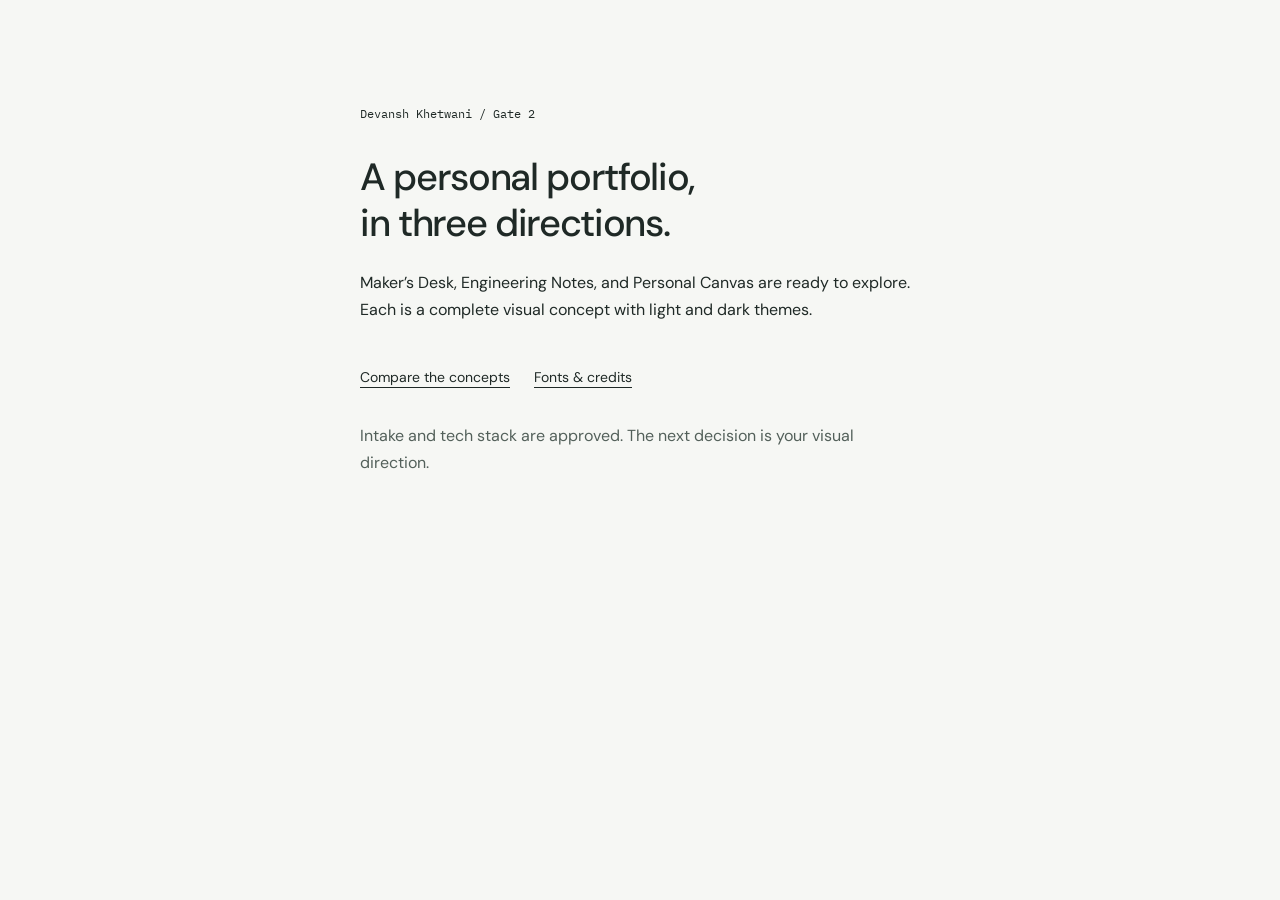
<file: project-docs/client-review/index.html>
<!doctype html><html lang="en"><head><meta charset="utf-8"><meta name="viewport" content="width=device-width,initial-scale=1"><meta name="robots" content="noindex,nofollow"><title>Devansh Khetwani — Portfolio design review</title><link rel="stylesheet" href="assets/fonts/fonts.css"><link rel="stylesheet" href="assets/reference.css"><style>:root{--bg:#F6F7F4;--surface:#FFFFFF;--soft:#E1E8DF;--text:#1F2926;--muted:#53605A;--accent:#702B4A;--line:#BEC8C1}.portal{padding:80px 0}.portal h1{font-size:38px}.portal p{margin-top:24px}.portal .links{margin-top:32px}</style></head><body><a href="#main" class="skip">Skip to content</a><main class="compact portal" id="main"><p class="mono">Devansh Khetwani / Gate 2</p><h1 style="margin-top:32px">A personal portfolio,<br>in three directions.</h1><p>Maker’s Desk, Engineering Notes, and Personal Canvas are ready to explore. Each is a complete visual concept with light and dark themes.</p><div class="links"><a href="gate-2-design-theory/index.html">Compare the concepts</a><a href="credits.html">Fonts &amp; credits</a></div><p class="muted">Intake and tech stack are approved. The next decision is your visual direction.</p></main></body></html>
</file>
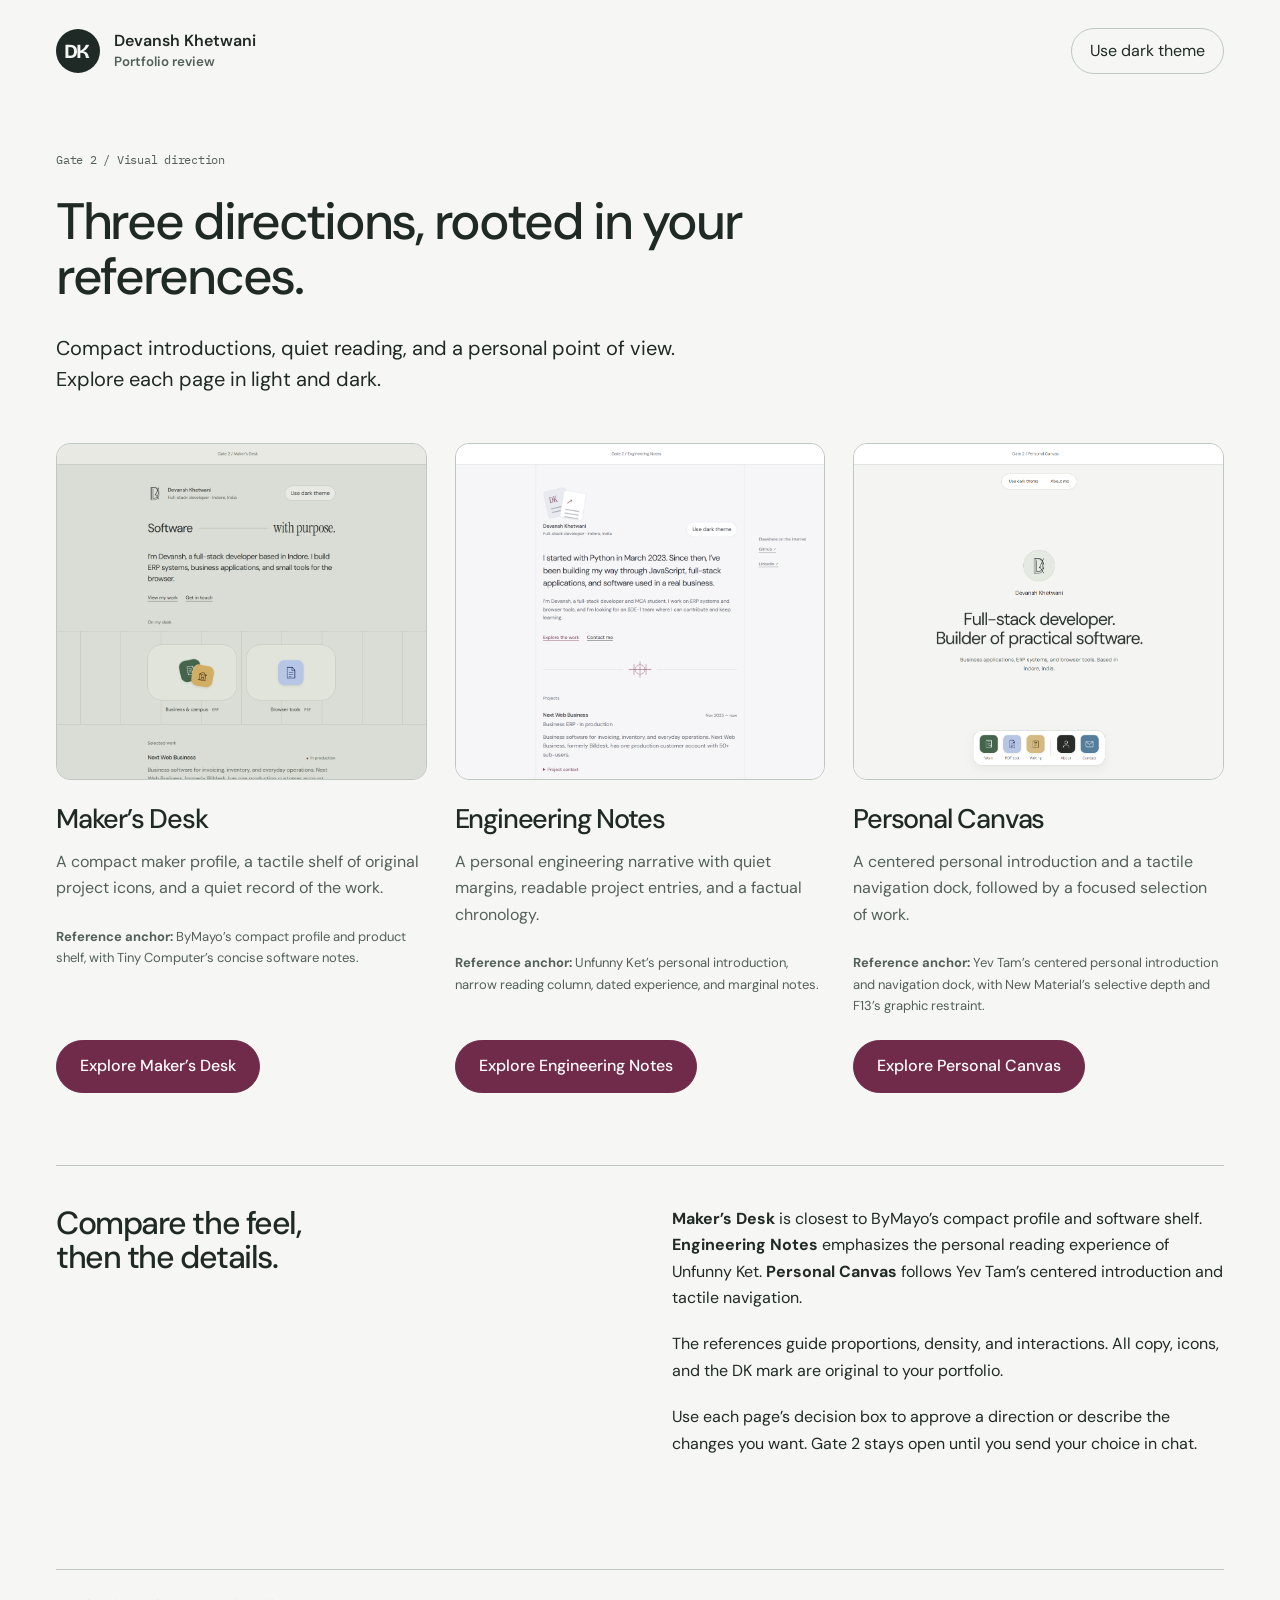
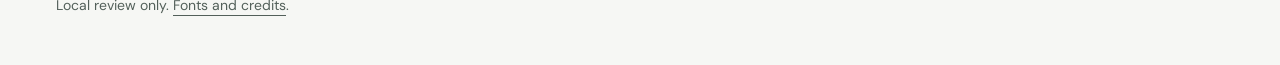
<file: project-docs/client-review/gate-2-design-theory/index.html>
<!doctype html><html lang="en" data-theme="light"><head><meta charset="utf-8"><meta name="viewport" content="width=device-width,initial-scale=1"><meta name="robots" content="noindex,nofollow"><title>Gate 2 — Reference-led portfolio concepts</title><link rel="stylesheet" href="../assets/fonts/fonts.css"><link rel="stylesheet" href="../assets/review.css"><style>:root{--bg:#F6F7F4;--surface:#FFFFFF;--soft:#E1E8DF;--text:#1F2926;--muted:#53605A;--accent:#702B4A;--onAccent:#FFFFFF;--line:#BEC8C1;--display:'DM Sans'}[data-theme="dark"]{--bg:#19231F;--surface:#24312B;--soft:#304037;--text:#F3F6F0;--muted:#B7C6BB;--accent:#F0B4CC;--onAccent:#351725;--line:#53665A}.hub-header h1{font-size:clamp(38px,4vw,56px);max-width:20ch}.hub-header{padding:48px 0}.hub-card h2{font-size:27px}.hub-card .ref{font-size:13px;margin-top:0}.hub-card .preview-image{aspect-ratio:1.1}</style><script src="../assets/review.js" defer></script></head><body><a class="skip" href="#main">Skip to content</a><header class="nav wrap"><a class="identity" href="../index.html"><span class="mark" aria-hidden="true">DK</span><span>Devansh Khetwani<br><small class="muted">Portfolio review</small></span></a><button class="theme-toggle" aria-pressed="false">Use dark theme</button></header><main class="wrap" id="main"><section class="hub-header"><p class="mono">Gate 2 / Visual direction</p><h1>Three directions, rooted in your references.</h1><p class="intro">Compact introductions, quiet reading, and a personal point of view. Explore each page in light and dark.</p></section><div class="hub-grid"><article class="hub-card"><a class="preview-image" href="open-form/index.html" aria-label="Preview Maker’s Desk"><img src="open-form/preview.png" alt="Maker’s Desk desktop preview" width="1440" height="1000"></a><h2>Maker’s Desk</h2><p>A compact maker profile, a tactile shelf of original project icons, and a quiet record of the work.</p><p class="ref"><strong>Reference anchor:</strong> ByMayo’s compact profile and product shelf, with Tiny Computer’s concise software notes.</p><a class="btn" href="open-form/index.html">Explore Maker’s Desk</a></article><article class="hub-card"><a class="preview-image" href="working-index/index.html" aria-label="Preview Engineering Notes"><img src="working-index/preview.png" alt="Engineering Notes desktop preview" width="1440" height="1000"></a><h2>Engineering Notes</h2><p>A personal engineering narrative with quiet margins, readable project entries, and a factual chronology.</p><p class="ref"><strong>Reference anchor:</strong> Unfunny Ket’s personal introduction, narrow reading column, dated experience, and marginal notes.</p><a class="btn" href="working-index/index.html">Explore Engineering Notes</a></article><article class="hub-card"><a class="preview-image" href="field-notes/index.html" aria-label="Preview Personal Canvas"><img src="field-notes/preview.png" alt="Personal Canvas desktop preview" width="1440" height="1000"></a><h2>Personal Canvas</h2><p>A centered personal introduction and a tactile navigation dock, followed by a focused selection of work.</p><p class="ref"><strong>Reference anchor:</strong> Yev Tam’s centered personal introduction and navigation dock, with New Material’s selective depth and F13’s graphic restraint.</p><a class="btn" href="field-notes/index.html">Explore Personal Canvas</a></article></div><section class="hub-guide"><h2>Compare the feel,<br>then the details.</h2><div><p><strong>Maker’s Desk</strong> is closest to ByMayo’s compact profile and software shelf. <strong>Engineering Notes</strong> emphasizes the personal reading experience of Unfunny Ket. <strong>Personal Canvas</strong> follows Yev Tam’s centered introduction and tactile navigation.</p><p>The references guide proportions, density, and interactions. All copy, icons, and the DK mark are original to your portfolio.</p><p>Use each page’s decision box to approve a direction or describe the changes you want. Gate 2 stays open until you send your choice in chat.</p></div></section></main><footer class="hub-footer wrap">Local review only. <a href="../credits.html">Fonts and credits</a>.</footer></body></html>
</file>
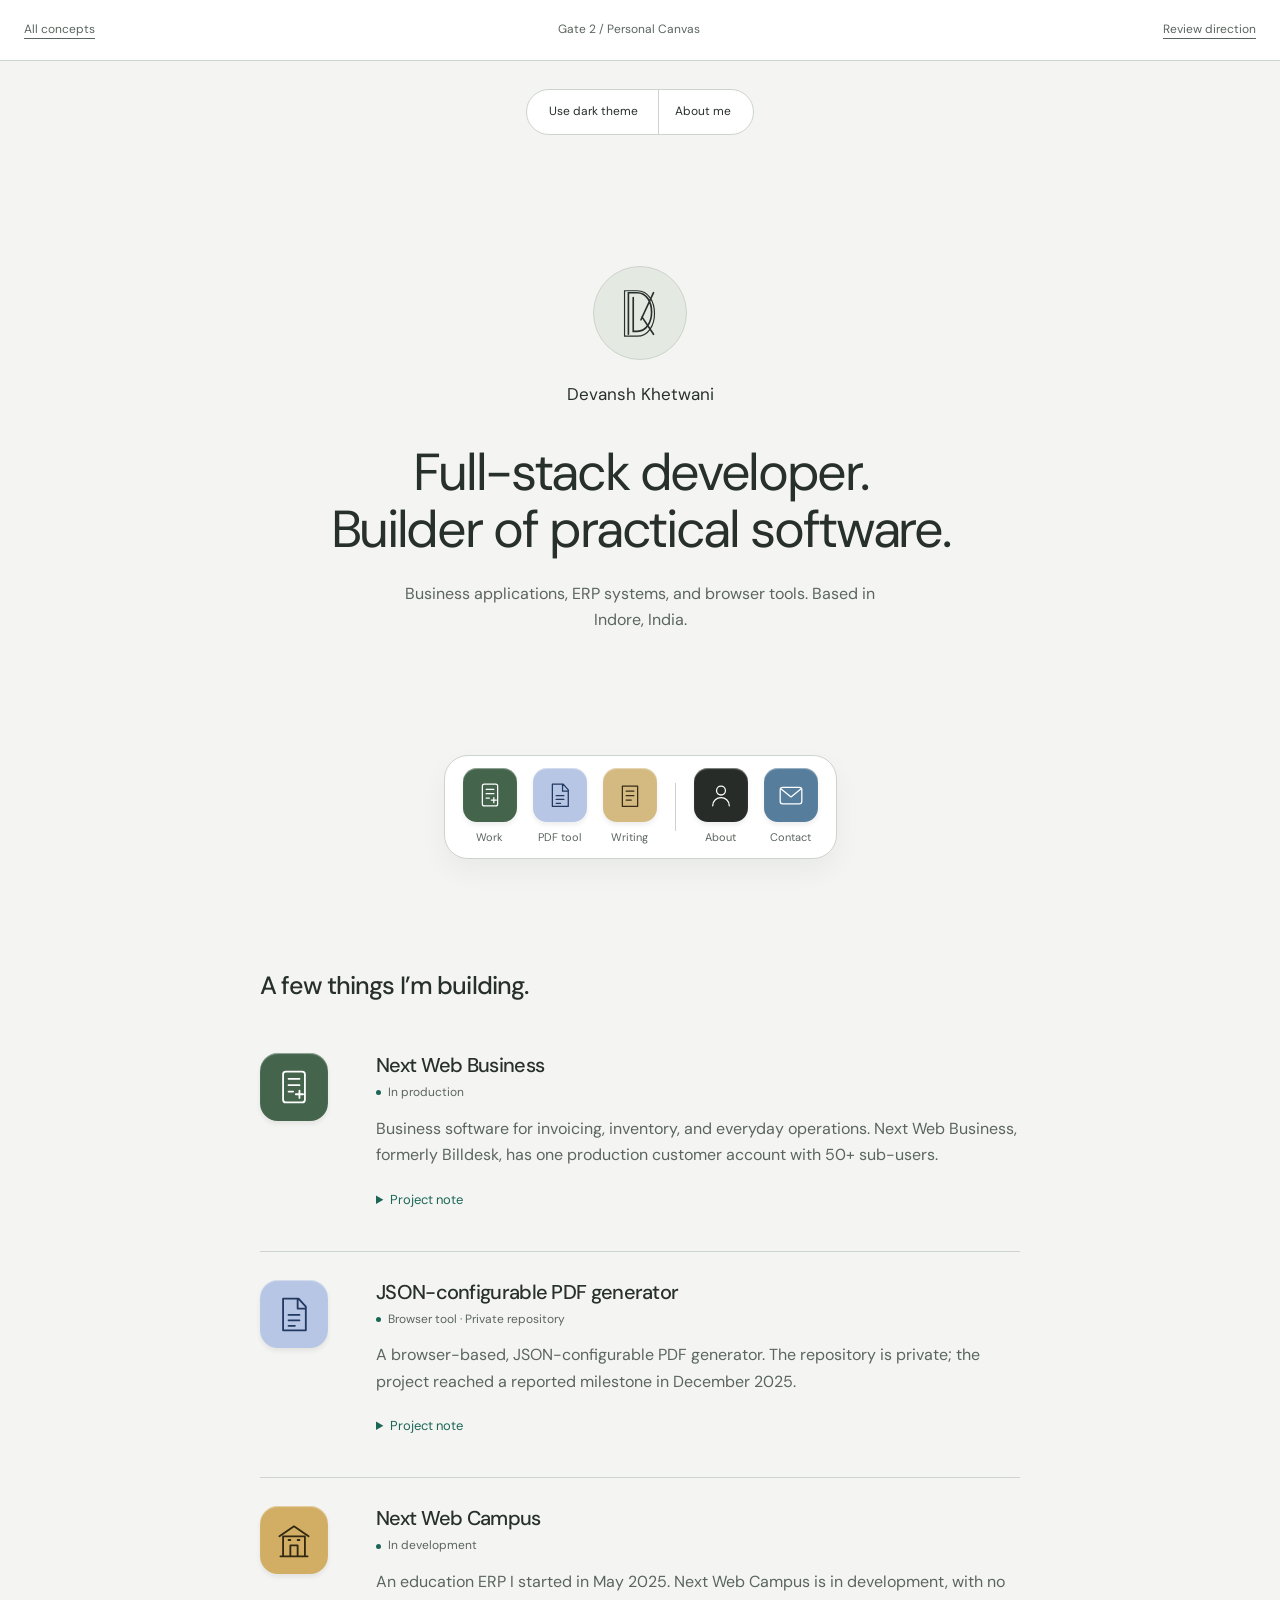
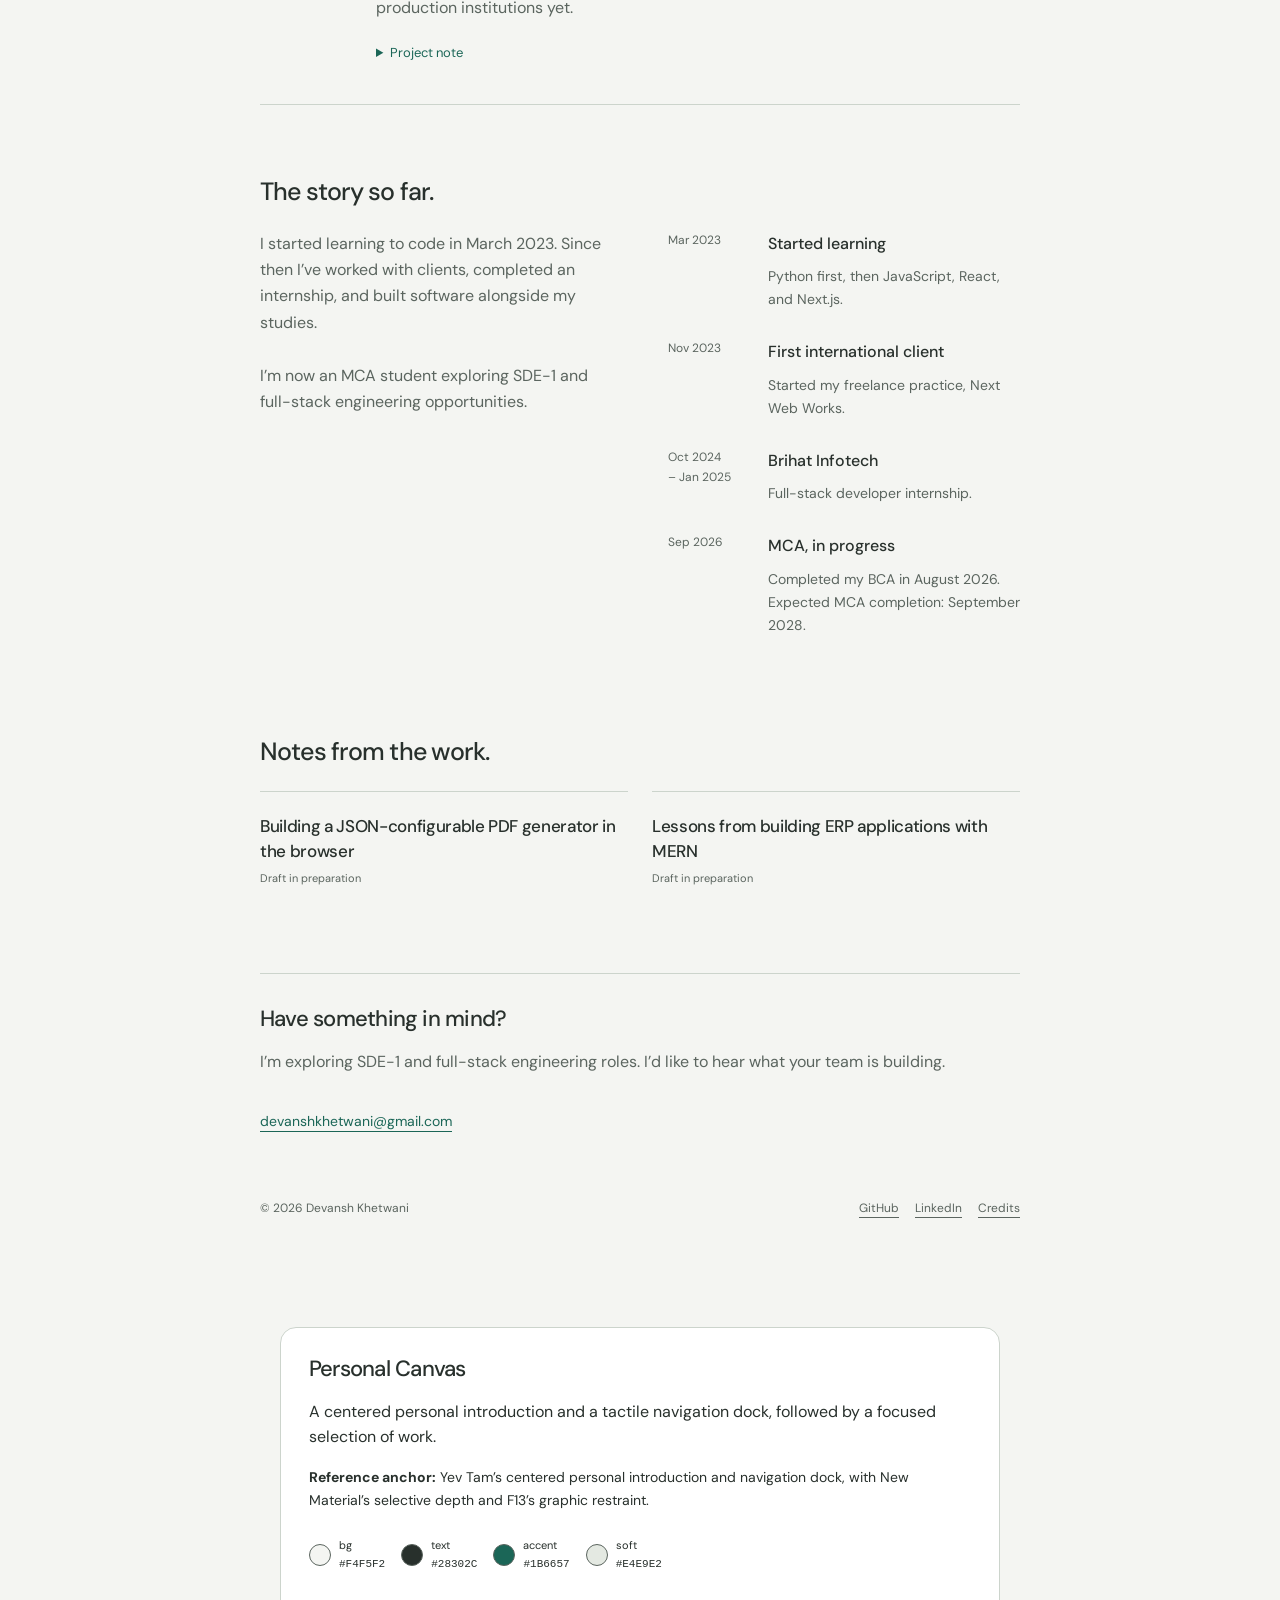
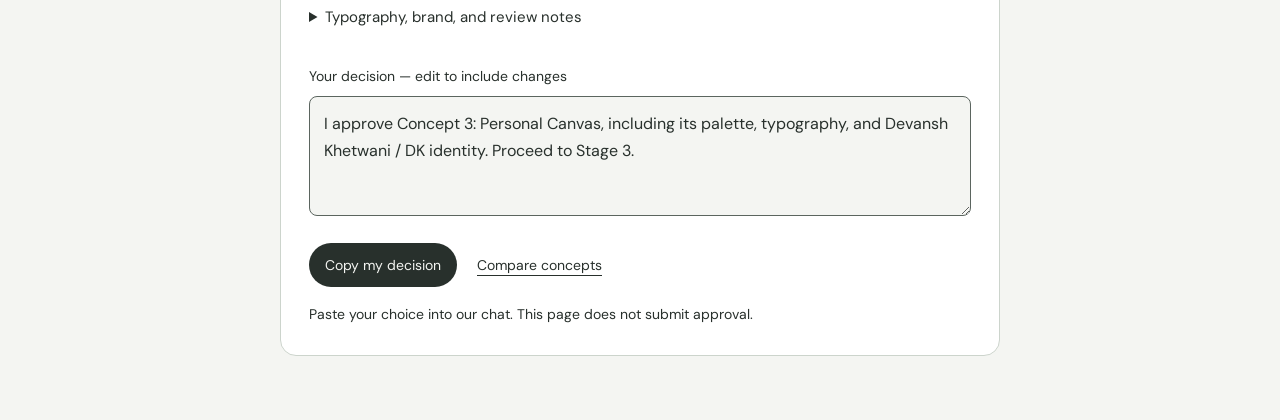
<file: project-docs/client-review/gate-2-design-theory/field-notes/index.html>
<!doctype html>
<html lang="en" data-theme="light">
<head><meta charset="utf-8"><meta name="viewport" content="width=device-width,initial-scale=1"><meta name="robots" content="noindex,nofollow"><title>Concept 3: Personal Canvas — Devansh Khetwani</title><link rel="stylesheet" href="../../assets/fonts/fonts.css"><link rel="stylesheet" href="../../assets/reference.css"><style>:root{--bg:#F4F5F2;--surface:#FFFFFF;--soft:#E4E9E2;--text:#28302C;--muted:#5B655F;--accent:#1B6657;--onAccent:#FFFFFF;--line:#CCD4CC;color-scheme:light}[data-theme="dark"]{--bg:#172823;--surface:#223A32;--soft:#2C453A;--text:#EBF1E8;--muted:#B8CABC;--accent:#A7D5C1;--onAccent:#1B322A;--line:#4C695A;color-scheme:dark}</style><script src="../../assets/review.js" defer></script></head>
<body class="canvas-personal"><a href="#main" class="skip">Skip to content</a><aside class="review-bar" aria-label="Design review navigation"><a href="../index.html">All concepts</a><span>Gate 2 / Personal Canvas</span><a href="#review">Review direction</a></aside>
<main id="main"><section class="canvas-stage"><nav class="canvas-controls" aria-label="Profile controls"><button type="button" class="theme-toggle" aria-pressed="false">Use dark theme</button><a href="#about">About me</a></nav><div class="canvas-intro"><div class="personal-seal" aria-hidden="true"><svg viewBox="0 0 40 60" fill="none" aria-hidden="true"><path d="M8 52V9h9c20 0 20 40 0 40h-4V14m8 23L34 9M22 34l12 18" stroke="currentColor" stroke-width="1.7" stroke-linecap="round"/><path d="M4 54V7h13c24 0 24 47 0 47z" stroke="currentColor" stroke-width="1.2"/></svg></div><p class="name">Devansh Khetwani</p><h1>Full-stack developer.<br>Builder of practical software.</h1><p class="intro-sub">Business applications, ERP systems, and browser tools. Based in Indore, India.</p></div><nav class="dock" aria-label="Explore the portfolio"><a href="#work"><span class="app-icon business-icon" aria-hidden="true"><svg viewBox="0 0 44 44" fill="none" stroke="currentColor" stroke-width="2" stroke-linejoin="round" stroke-linecap="round"><rect x="10" y="5" width="24" height="34" rx="3"/><path d="M16 13h12M16 20h12M16 27h5M28 26v8m-4-4h8"/></svg></span><span>Work</span></a><a href="#browser-project"><span class="app-icon pdf-icon" aria-hidden="true"><svg viewBox="0 0 44 44" fill="none" stroke="currentColor" stroke-width="2" stroke-linejoin="round" stroke-linecap="round"><path d="M10 5h17l8 9v26H10zM26 5v11h9M16 23h12M16 29h12M16 35h7"/></svg></span><span>PDF tool</span></a><a href="#writing"><span class="app-icon writing-icon" aria-hidden="true"><svg viewBox="0 0 44 44" fill="none" stroke="currentColor" stroke-width="2" stroke-linejoin="round" stroke-linecap="round"><path d="M10 8h24v32H10zM16 16h12m-12 7h12m-12 7h8"/></svg></span><span>Writing</span></a><span class="dock-divider" aria-hidden="true"></span><a href="#about"><span class="app-icon about-icon" aria-hidden="true"><svg viewBox="0 0 44 44" fill="none" stroke="currentColor" stroke-width="2" stroke-linejoin="round" stroke-linecap="round"><circle cx="22" cy="15" r="7"/><path d="M9 39c0-17 26-17 26 0"/></svg></span><span>About</span></a><a href="#contact"><span class="app-icon mail-icon" aria-hidden="true"><svg viewBox="0 0 44 44" fill="none" stroke="currentColor" stroke-width="2" stroke-linejoin="round" stroke-linecap="round"><rect x="5" y="10" width="34" height="26" rx="4"/><path d="m7 13 15 12 15-12"/></svg></span><span>Contact</span></a></nav></section><div class="below-canvas"><section class="section" id="work"><h2>A few things I’m building.</h2><article class="canvas-project"><span class="app-icon business-icon" aria-hidden="true"><svg viewBox="0 0 44 44" fill="none" stroke="currentColor" stroke-width="2" stroke-linejoin="round" stroke-linecap="round"><rect x="10" y="5" width="24" height="34" rx="3"/><path d="M16 13h12M16 20h12M16 27h5M28 26v8m-4-4h8"/></svg></span><div><h3>Next Web Business</h3><span class="status">In production</span><p>Business software for invoicing, inventory, and everyday operations. Next Web Business, formerly Billdesk, has one production customer account with 50+ sub-users.</p><details class="project-detail"><summary>Project note</summary><p>The confirmed deployment is one customer account with 50+ sub-users. A full case study will document my responsibilities and decisions after content review. Customer data remains private.</p></details></div></article><article class="canvas-project" id="browser-project"><span class="app-icon pdf-icon" aria-hidden="true"><svg viewBox="0 0 44 44" fill="none" stroke="currentColor" stroke-width="2" stroke-linejoin="round" stroke-linecap="round"><path d="M10 5h17l8 9v26H10zM26 5v11h9M16 23h12M16 29h12M16 35h7"/></svg></span><div><h3>JSON-configurable PDF generator</h3><span class="status">Browser tool · Private repository</span><p>A browser-based, JSON-configurable PDF generator. The repository is private; the project reached a reported milestone in December 2025.</p><details class="project-detail"><summary>Project note</summary><p>Actual output examples and implementation details will be reviewed before publication. The icon here is an original project symbol, not an application screenshot.</p></details></div></article><article class="canvas-project"><span class="app-icon campus-icon" aria-hidden="true"><svg viewBox="0 0 44 44" fill="none" stroke="currentColor" stroke-width="2" stroke-linejoin="round" stroke-linecap="round"><path d="M6 18L22 7l16 11M10 18h24v22H10zM7 40h30M18 40V28h8v12M16 22h2m8 0h2"/></svg></span><div><h3>Next Web Campus</h3><span class="status">In development</span><p>An education ERP I started in May 2025. Next Web Campus is in development, with no production institutions yet.</p><details class="project-detail"><summary>Project note</summary><p>Development is ongoing. Planned functionality will be distinguished from verified implementation in the case study.</p></details></div></article></section><section class="section" id="about"><h2>The story so far.</h2><div class="about-grid"><p>I started learning to code in March 2023. Since then I’ve worked with clients, completed an internship, and built software alongside my studies.<br><br>I’m now an MCA student exploring SDE-1 and full-stack engineering opportunities.</p><ol class="timeline"><li><time datetime="2023-03">Mar 2023</time><div><strong>Started learning</strong><p>Python first, then JavaScript, React, and Next.js.</p></div></li><li><time datetime="2023-11">Nov 2023</time><div><strong>First international client</strong><p>Started my freelance practice, Next Web Works.</p></div></li><li><span class="date">Oct 2024<br>– Jan 2025</span><div><strong>Brihat Infotech</strong><p>Full-stack developer internship.</p></div></li><li><time datetime="2026-09">Sep 2026</time><div><strong>MCA, in progress</strong><p>Completed my BCA in August 2026. Expected MCA completion: September 2028.</p></div></li></ol></div></section><section class="section" id="writing"><h2>Notes from the work.</h2><div class="writing"><article><h3>Building a JSON-configurable PDF generator in the browser</h3><p class="draft">Draft in preparation</p></article><article><h3>Lessons from building ERP applications with MERN</h3><p class="draft">Draft in preparation</p></article></div></section><section class="contact" id="contact"><h2>Have something in mind?</h2><p>I’m exploring SDE-1 and full-stack engineering roles. I’d like to hear what your team is building.</p><div class="links"><a href="mailto:devanshkhetwani@gmail.com" class="quiet-link">devanshkhetwani@gmail.com</a></div></section><footer class="footer"><span>© 2026 Devansh Khetwani</span><nav aria-label="External links"><a href="https://github.com/devanshdeveloper">GitHub</a><a href="https://www.linkedin.com/in/devansh-khetwani">LinkedIn</a><a href="../../credits.html">Credits</a></nav></footer></div></main>
<section class="review-panel" id="review" aria-label="Review Personal Canvas"><h2>Personal Canvas</h2><p class="lead">A centered personal introduction and a tactile navigation dock, followed by a focused selection of work.</p><p><strong>Reference anchor:</strong> Yev Tam’s centered personal introduction and navigation dock, with New Material’s selective depth and F13’s graphic restraint.</p><div class="swatches"><span class="swatch" data-color-token="bg"><i aria-hidden="true" style="--swatch:var(--bg)"></i><span>bg<br><code>#F4F5F2</code></span></span><span class="swatch" data-color-token="text"><i aria-hidden="true" style="--swatch:var(--text)"></i><span>text<br><code>#28302C</code></span></span><span class="swatch" data-color-token="accent"><i aria-hidden="true" style="--swatch:var(--accent)"></i><span>accent<br><code>#1B6657</code></span></span><span class="swatch" data-color-token="soft"><i aria-hidden="true" style="--swatch:var(--soft)"></i><span>soft<br><code>#E4E9E2</code></span></span></div><details class="review-details"><summary>Typography, brand, and review notes</summary><p>DM Sans carries the body and headings. IBM Plex Mono is reserved for dates and technical metadata. The original line-drawn DK mark is the secondary identity.</p><p>All artwork is original. The mark stands in for personal identity without fabricating a portrait. Real photography can be introduced when supplied. Project text is provisional; writing is explicitly marked as draft.</p><p>Light and dark themes use local fonts. Native links and project notes work offline without JavaScript.</p></details><div class="decision"><label for="decision-text">Your decision — edit to include changes</label><textarea id="decision-text">I approve Concept 3: Personal Canvas, including its palette, typography, and Devansh Khetwani / DK identity. Proceed to Stage 3.</textarea><div class="actions"><button class="copy-decision" type="button">Copy my decision</button><a href="../index.html">Compare concepts</a></div><p class="copy-status" role="status">Paste your choice into our chat. This page does not submit approval.</p></div></section>
</body></html>
</file>
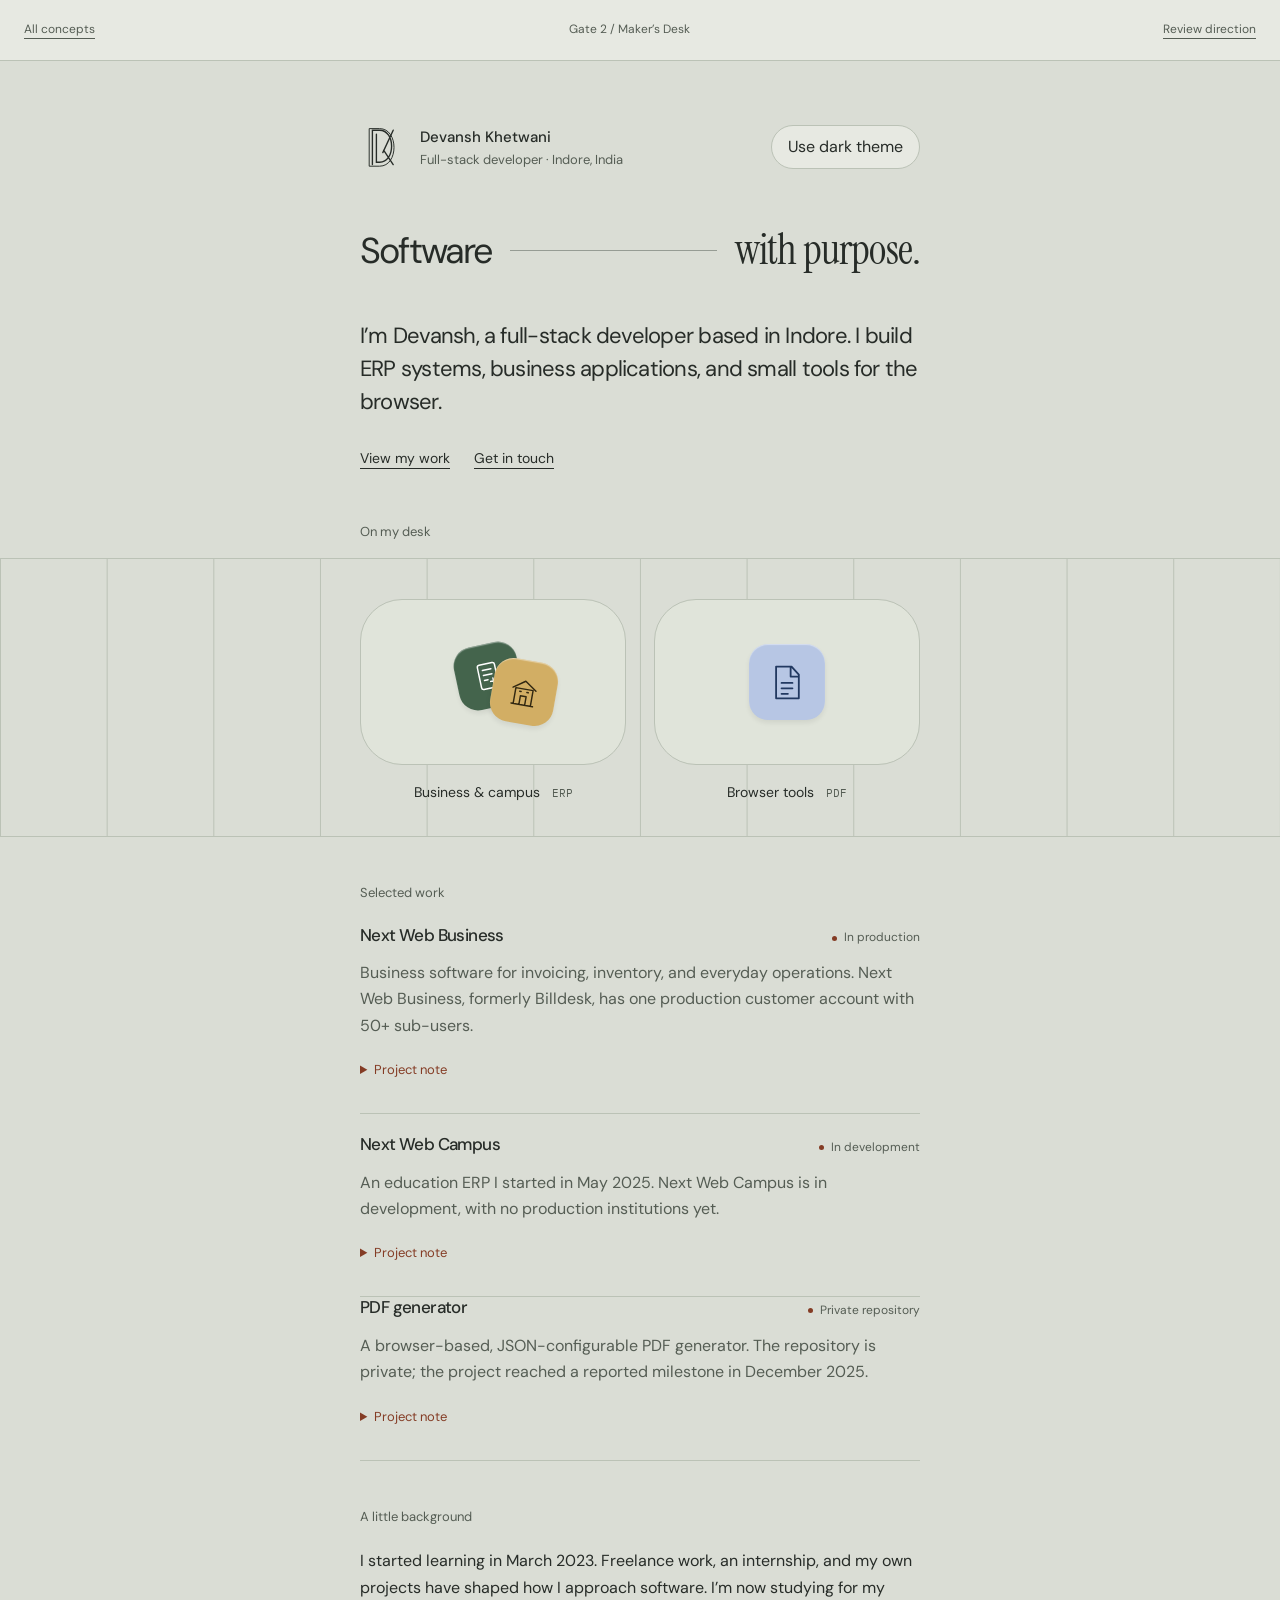
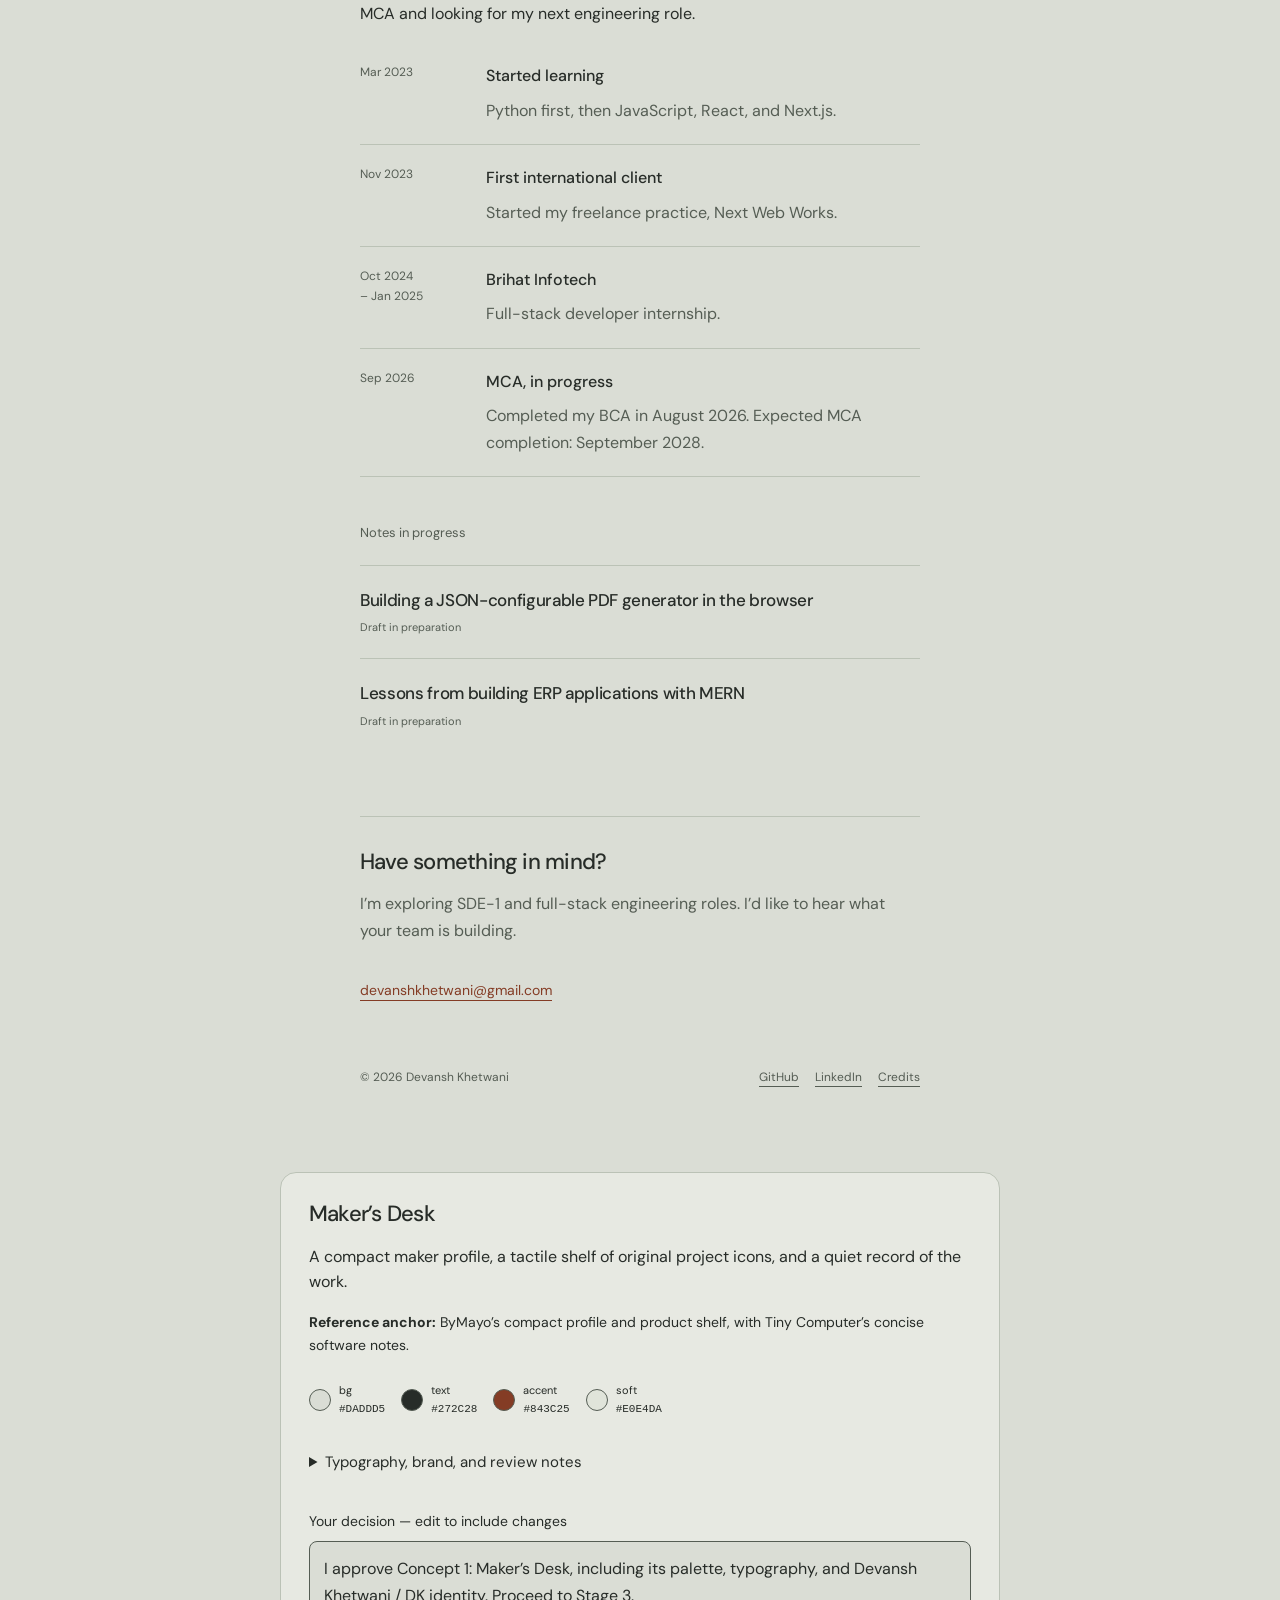
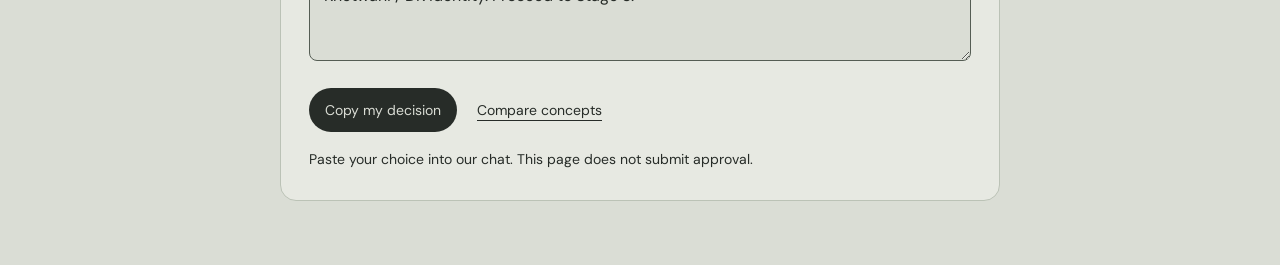
<file: project-docs/client-review/gate-2-design-theory/open-form/index.html>
<!doctype html>
<html lang="en" data-theme="light">
<head><meta charset="utf-8"><meta name="viewport" content="width=device-width,initial-scale=1"><meta name="robots" content="noindex,nofollow"><title>Concept 1: Maker’s Desk — Devansh Khetwani</title><link rel="stylesheet" href="../../assets/fonts/fonts.css"><link rel="stylesheet" href="../../assets/reference.css"><style>:root{--bg:#DADDD5;--surface:#E7E9E2;--soft:#E0E4DA;--text:#272C28;--muted:#555D54;--accent:#843C25;--onAccent:#FFFFFF;--line:#BBC2B6;color-scheme:light}[data-theme="dark"]{--bg:#20251F;--surface:#2A3228;--soft:#313B2E;--text:#EFF1E8;--muted:#BBC2B6;--accent:#E3A47E;--onAccent:#302117;--line:#4D5B46;color-scheme:dark}</style><script src="../../assets/review.js" defer></script></head>
<body class="maker"><a href="#main" class="skip">Skip to content</a><aside class="review-bar" aria-label="Design review navigation"><a href="../index.html">All concepts</a><span>Gate 2 / Maker’s Desk</span><a href="#review">Review direction</a></aside>
<main id="main"><div class="compact profile"><header class="identity-row"><a class="identity" href="#main"><span class="monogram"><svg viewBox="0 0 40 60" fill="none" aria-hidden="true"><path d="M8 52V9h9c20 0 20 40 0 40h-4V14m8 23L34 9M22 34l12 18" stroke="currentColor" stroke-width="1.7" stroke-linecap="round"/><path d="M4 54V7h13c24 0 24 47 0 47z" stroke="currentColor" stroke-width="1.2"/></svg></span><span><strong>Devansh Khetwani</strong><small>Full-stack developer · Indore, India</small></span></a><button type="button" class="theme-toggle" aria-pressed="false">Use dark theme</button></header><h1 class="maker-title"><span>Software</span><span class="rule" aria-hidden="true"></span><span class="serif">with purpose.</span></h1><p class="intro">I’m Devansh, a full-stack developer based in Indore. I build ERP systems, business applications, and small tools for the browser.</p><div class="links"><a href="#work">View my work</a><a href="#contact">Get in touch</a></div><h2 class="section-label shelf-heading">On my desk</h2></div><div class="product-shelf"><div class="compact shelf-grid"><a class="shelf-group" href="#business-work"><div class="shelf-box"><div class="icon-stack"><span class="app-icon business-icon" aria-hidden="true"><svg viewBox="0 0 44 44" fill="none" stroke="currentColor" stroke-width="2" stroke-linejoin="round" stroke-linecap="round"><rect x="10" y="5" width="24" height="34" rx="3"/><path d="M16 13h12M16 20h12M16 27h5M28 26v8m-4-4h8"/></svg></span><span class="app-icon campus-icon" aria-hidden="true"><svg viewBox="0 0 44 44" fill="none" stroke="currentColor" stroke-width="2" stroke-linejoin="round" stroke-linecap="round"><path d="M6 18L22 7l16 11M10 18h24v22H10zM7 40h30M18 40V28h8v12M16 22h2m8 0h2"/></svg></span></div></div><span class="shelf-caption">Business &amp; campus<small>ERP</small></span></a><a class="shelf-group" href="#browser-work"><div class="shelf-box"><span class="app-icon pdf-icon" aria-hidden="true"><svg viewBox="0 0 44 44" fill="none" stroke="currentColor" stroke-width="2" stroke-linejoin="round" stroke-linecap="round"><path d="M10 5h17l8 9v26H10zM26 5v11h9M16 23h12M16 29h12M16 35h7"/></svg></span></div><span class="shelf-caption">Browser tools<small>PDF</small></span></a></div></div><div class="compact"><section class="section" id="work"><h2 class="section-label">Selected work</h2><div id="business-work"><article class="work-item"><div class="work-head"><h3>Next Web Business</h3><span class="status">In production</span></div><p>Business software for invoicing, inventory, and everyday operations. Next Web Business, formerly Billdesk, has one production customer account with 50+ sub-users.</p><details class="project-detail"><summary>Project note</summary><p>The confirmed deployment is one customer account with 50+ sub-users. A full case study will document my responsibilities and decisions after content review. Customer data remains private.</p></details></article><article class="work-item"><div class="work-head"><h3>Next Web Campus</h3><span class="status">In development</span></div><p>An education ERP I started in May 2025. Next Web Campus is in development, with no production institutions yet.</p><details class="project-detail"><summary>Project note</summary><p>Development is ongoing. Planned functionality will be distinguished from verified implementation in the case study.</p></details></article></div><div id="browser-work"><article class="work-item"><div class="work-head"><h3>PDF generator</h3><span class="status">Private repository</span></div><p>A browser-based, JSON-configurable PDF generator. The repository is private; the project reached a reported milestone in December 2025.</p><details class="project-detail"><summary>Project note</summary><p>Actual output examples and implementation details will be reviewed before publication. The icon here is an original project symbol, not an application screenshot.</p></details></article></div></section><section class="section" id="about"><h2 class="section-label">A little background</h2><p>I started learning in March 2023. Freelance work, an internship, and my own projects have shaped how I approach software. I’m now studying for my MCA and looking for my next engineering role.</p><div style="margin-top:16px"><ol class="timeline"><li><time datetime="2023-03">Mar 2023</time><div><strong>Started learning</strong><p>Python first, then JavaScript, React, and Next.js.</p></div></li><li><time datetime="2023-11">Nov 2023</time><div><strong>First international client</strong><p>Started my freelance practice, Next Web Works.</p></div></li><li><span class="date">Oct 2024<br>– Jan 2025</span><div><strong>Brihat Infotech</strong><p>Full-stack developer internship.</p></div></li><li><time datetime="2026-09">Sep 2026</time><div><strong>MCA, in progress</strong><p>Completed my BCA in August 2026. Expected MCA completion: September 2028.</p></div></li></ol></div></section><section class="section" id="writing"><h2 class="section-label">Notes in progress</h2><div class="writing"><article><h3>Building a JSON-configurable PDF generator in the browser</h3><p class="draft">Draft in preparation</p></article><article><h3>Lessons from building ERP applications with MERN</h3><p class="draft">Draft in preparation</p></article></div></section><section class="contact" id="contact"><h2>Have something in mind?</h2><p>I’m exploring SDE-1 and full-stack engineering roles. I’d like to hear what your team is building.</p><div class="links"><a href="mailto:devanshkhetwani@gmail.com" class="quiet-link">devanshkhetwani@gmail.com</a></div></section><footer class="footer"><span>© 2026 Devansh Khetwani</span><nav aria-label="External links"><a href="https://github.com/devanshdeveloper">GitHub</a><a href="https://www.linkedin.com/in/devansh-khetwani">LinkedIn</a><a href="../../credits.html">Credits</a></nav></footer></div></main>
<section class="review-panel" id="review" aria-label="Review Maker’s Desk"><h2>Maker’s Desk</h2><p class="lead">A compact maker profile, a tactile shelf of original project icons, and a quiet record of the work.</p><p><strong>Reference anchor:</strong> ByMayo’s compact profile and product shelf, with Tiny Computer’s concise software notes.</p><div class="swatches"><span class="swatch" data-color-token="bg"><i aria-hidden="true" style="--swatch:var(--bg)"></i><span>bg<br><code>#DADDD5</code></span></span><span class="swatch" data-color-token="text"><i aria-hidden="true" style="--swatch:var(--text)"></i><span>text<br><code>#272C28</code></span></span><span class="swatch" data-color-token="accent"><i aria-hidden="true" style="--swatch:var(--accent)"></i><span>accent<br><code>#843C25</code></span></span><span class="swatch" data-color-token="soft"><i aria-hidden="true" style="--swatch:var(--soft)"></i><span>soft<br><code>#E0E4DA</code></span></span></div><details class="review-details"><summary>Typography, brand, and review notes</summary><p>DM Sans carries the body and headings. Instrument Serif adds a restrained contrast to the compact opening. IBM Plex Mono is reserved for dates and technical metadata. The original line-drawn DK mark is the secondary identity.</p><p>All artwork is original. The mark stands in for personal identity without fabricating a portrait. Real photography can be introduced when supplied. Project text is provisional; writing is explicitly marked as draft.</p><p>Light and dark themes use local fonts. Native links and project notes work offline without JavaScript.</p></details><div class="decision"><label for="decision-text">Your decision — edit to include changes</label><textarea id="decision-text">I approve Concept 1: Maker’s Desk, including its palette, typography, and Devansh Khetwani / DK identity. Proceed to Stage 3.</textarea><div class="actions"><button class="copy-decision" type="button">Copy my decision</button><a href="../index.html">Compare concepts</a></div><p class="copy-status" role="status">Paste your choice into our chat. This page does not submit approval.</p></div></section>
</body></html>
</file>
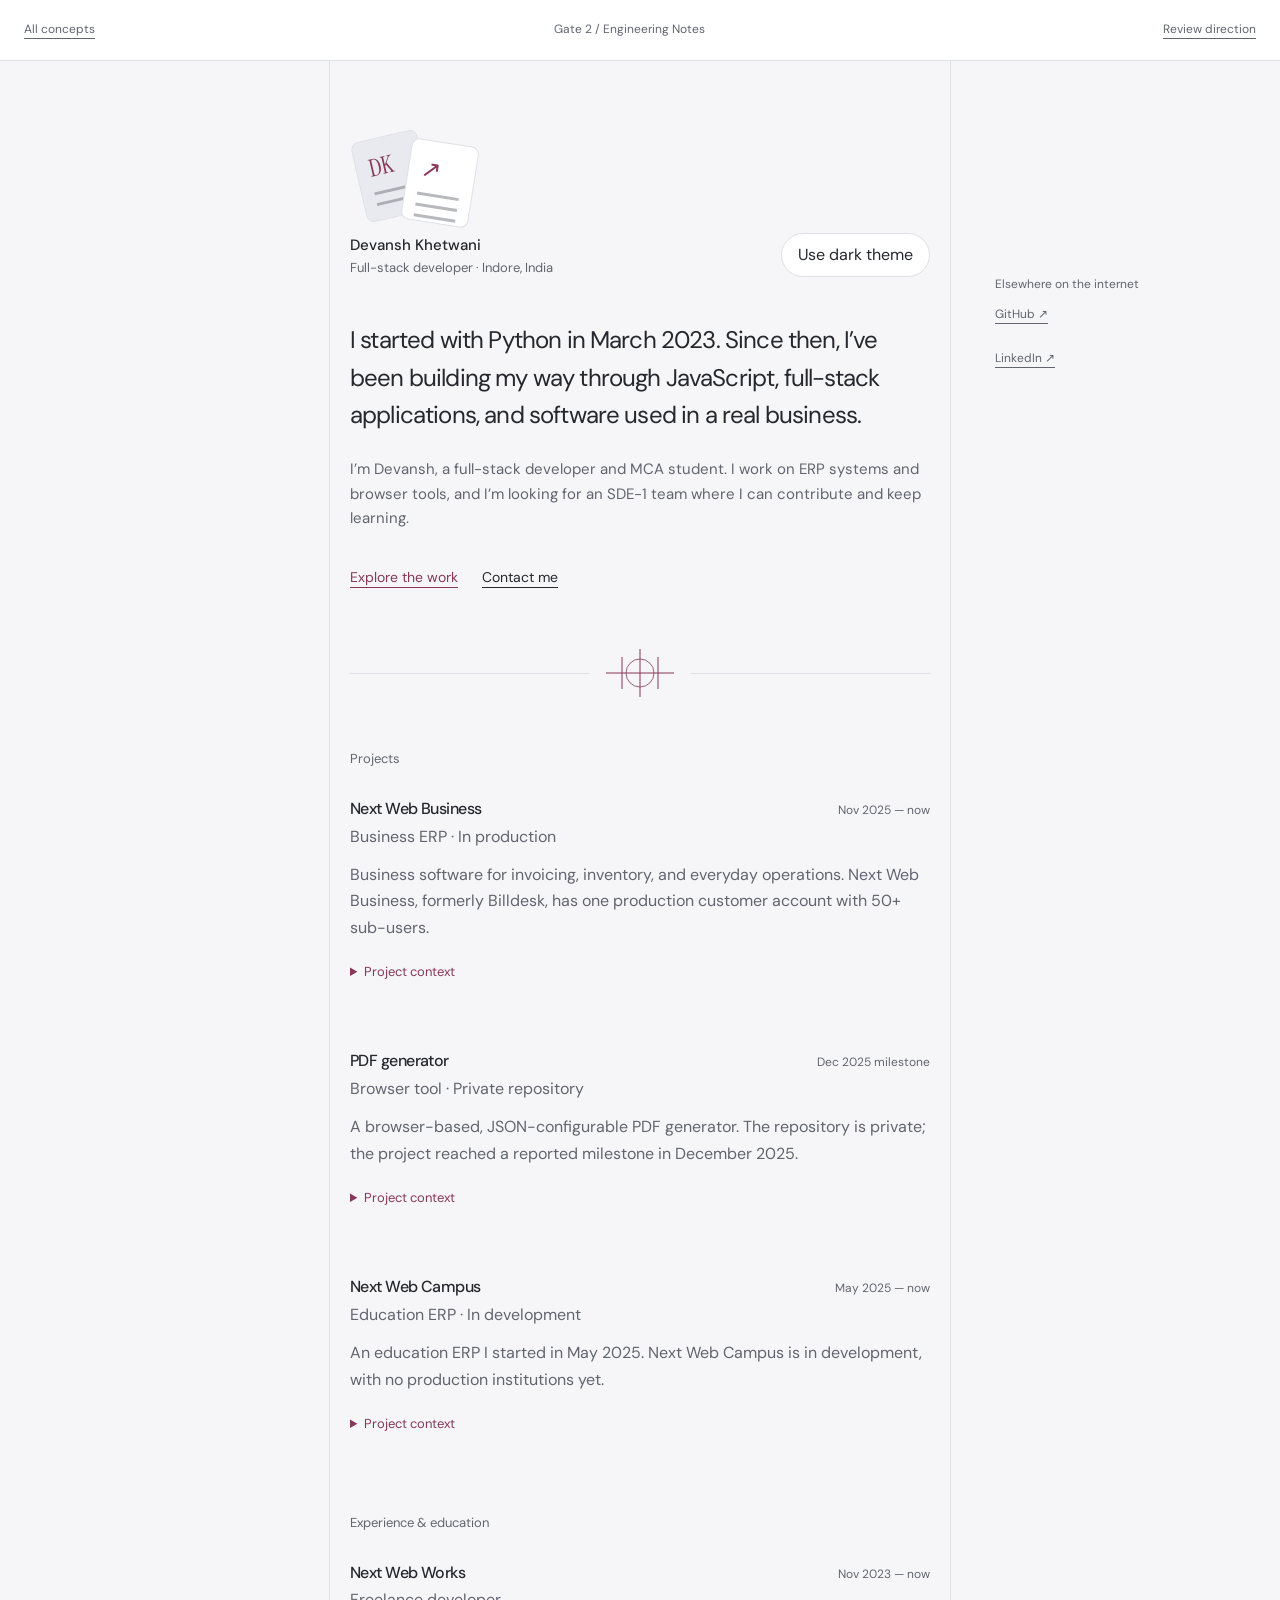
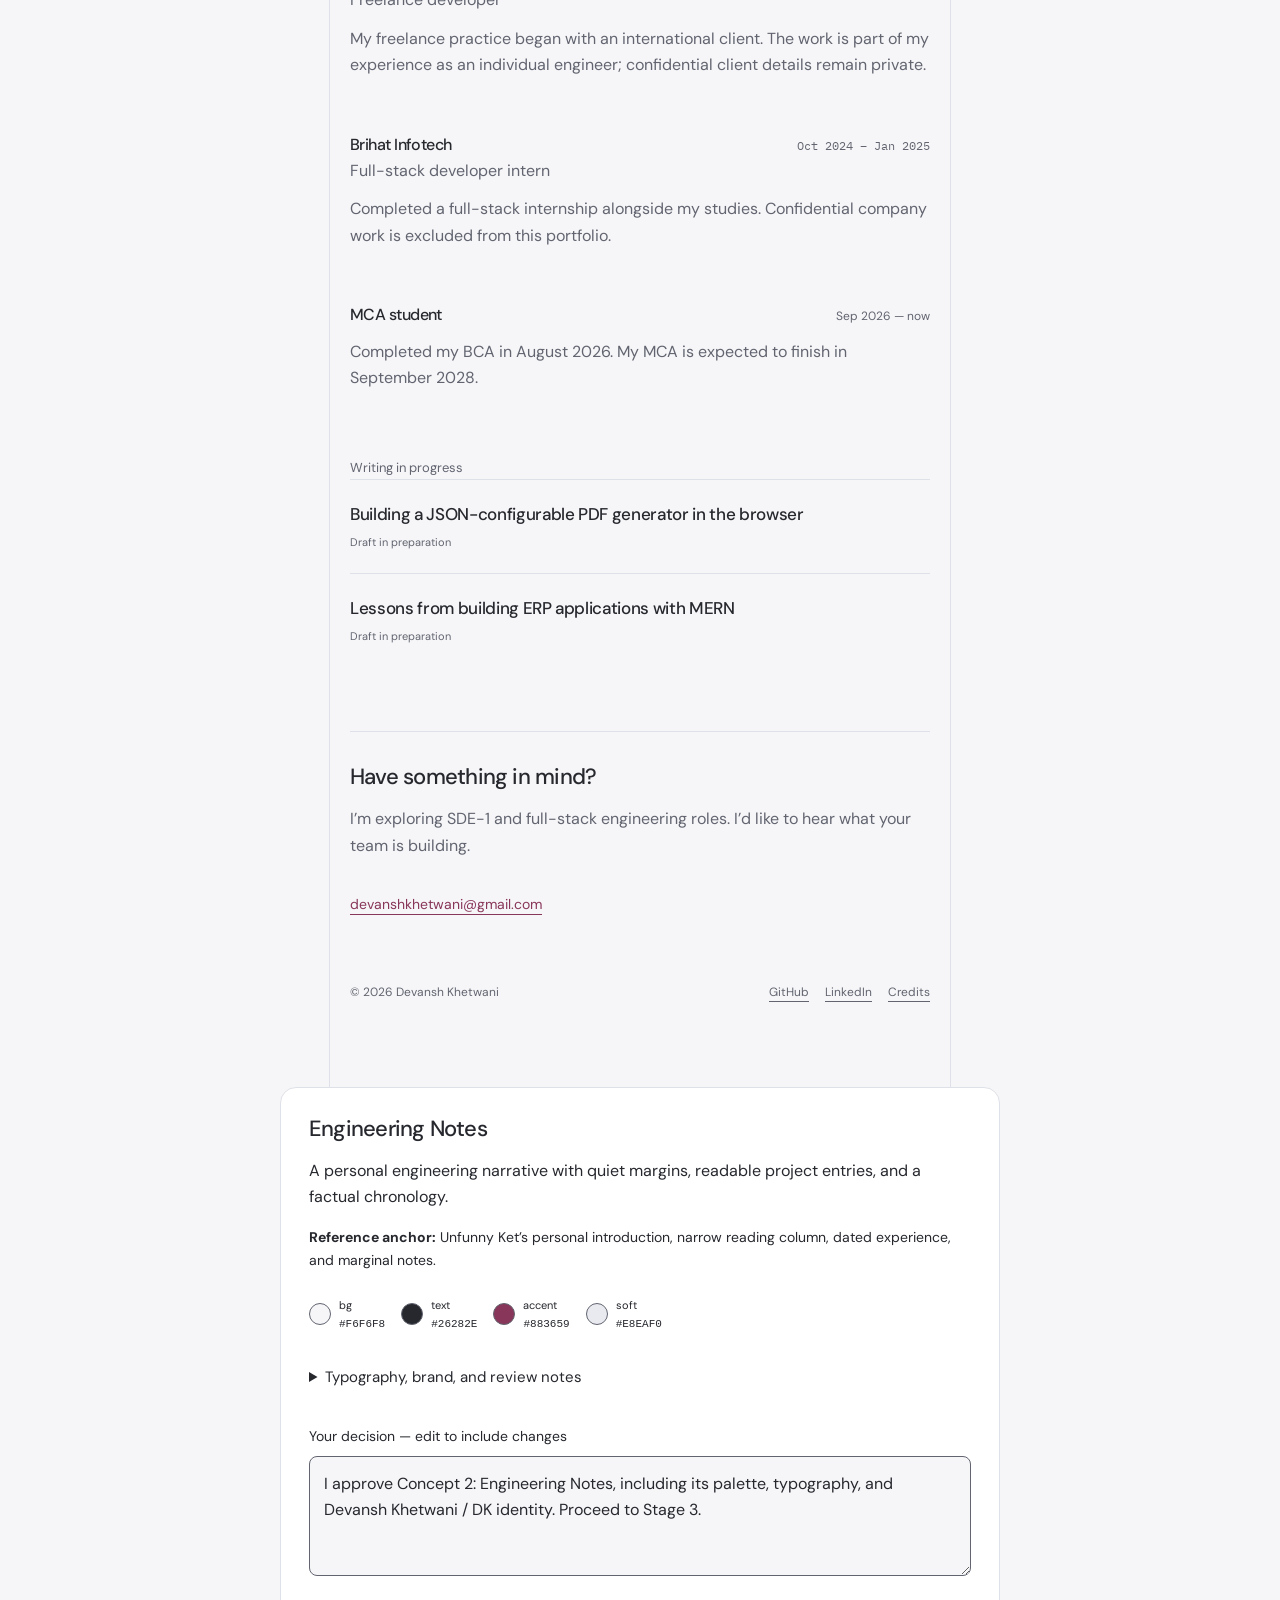
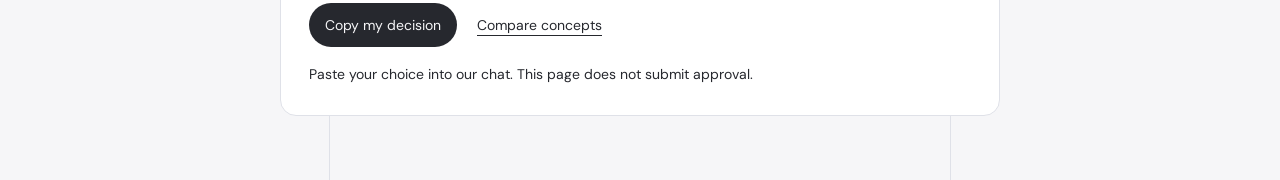
<file: project-docs/client-review/gate-2-design-theory/working-index/index.html>
<!doctype html>
<html lang="en" data-theme="light">
<head><meta charset="utf-8"><meta name="viewport" content="width=device-width,initial-scale=1"><meta name="robots" content="noindex,nofollow"><title>Concept 2: Engineering Notes — Devansh Khetwani</title><link rel="stylesheet" href="../../assets/fonts/fonts.css"><link rel="stylesheet" href="../../assets/reference.css"><style>:root{--bg:#F6F6F8;--surface:#FFFFFF;--soft:#E8EAF0;--text:#26282E;--muted:#626570;--accent:#883659;--onAccent:#FFFFFF;--line:#DFE1E8;color-scheme:light}[data-theme="dark"]{--bg:#1D2027;--surface:#272B34;--soft:#303641;--text:#E8EBF2;--muted:#B9C0CF;--accent:#EBA5C4;--onAccent:#351D29;--line:#454D5C;color-scheme:dark}</style><script src="../../assets/review.js" defer></script></head>
<body class="notebook"><a href="#main" class="skip">Skip to content</a><aside class="review-bar" aria-label="Design review navigation"><a href="../index.html">All concepts</a><span>Gate 2 / Engineering Notes</span><a href="#review">Review direction</a></aside>
<main id="main" class="compact"><header class="profile"><div class="identity-art" aria-hidden="true"><div class="small-paper"><b>DK</b><span></span><span></span></div><div class="small-paper"><b>↗</b><span></span><span></span><span></span></div></div><div class="identity-row"><a class="identity" href="#main"><span class="monogram"><svg viewBox="0 0 40 60" fill="none" aria-hidden="true"><path d="M8 52V9h9c20 0 20 40 0 40h-4V14m8 23L34 9M22 34l12 18" stroke="currentColor" stroke-width="1.7" stroke-linecap="round"/><path d="M4 54V7h13c24 0 24 47 0 47z" stroke="currentColor" stroke-width="1.2"/></svg></span><span><strong>Devansh Khetwani</strong><small>Full-stack developer · Indore, India</small></span></a><button type="button" class="theme-toggle" aria-pressed="false">Use dark theme</button></div></header><h1>I started with Python in March 2023. Since then, I’ve been building my way through JavaScript, full-stack applications, and software used in a real business.</h1><p class="intro-sub">I’m Devansh, a full-stack developer and MCA student. I work on ERP systems and browser tools, and I’m looking for an SDE-1 team where I can contribute and keep learning.</p><div class="links"><a href="#work" class="quiet-link">Explore the work</a><a href="#contact">Contact me</a></div><aside class="aside-note">Elsewhere on the internet<a href="https://github.com/devanshdeveloper">GitHub ↗</a><a href="https://www.linkedin.com/in/devansh-khetwani">LinkedIn ↗</a></aside><div class="divider-study" aria-hidden="true"><span></span><svg viewBox="0 0 100 64" fill="none"><path d="M16 32h68M32 16v32m18-40v48m18-40v32" stroke="currentColor" stroke-width="1"/><circle cx="50" cy="32" r="14" stroke="currentColor" stroke-width=".8"/></svg><span></span></div><section class="section" id="work"><h2 class="section-label">Projects</h2><article class="work-item"><div class="work-head"><h3>Next Web Business</h3><time datetime="2025-11">Nov 2025 — now</time></div><p class="role">Business ERP · In production</p><p>Business software for invoicing, inventory, and everyday operations. Next Web Business, formerly Billdesk, has one production customer account with 50+ sub-users.</p><details class="project-detail"><summary>Project context</summary><p>The confirmed deployment is one customer account with 50+ sub-users. A full case study will document my responsibilities and decisions after content review. Customer data remains private.</p></details></article><article class="work-item"><div class="work-head"><h3>PDF generator</h3><time datetime="2025-12">Dec 2025 milestone</time></div><p class="role">Browser tool · Private repository</p><p>A browser-based, JSON-configurable PDF generator. The repository is private; the project reached a reported milestone in December 2025.</p><details class="project-detail"><summary>Project context</summary><p>Actual output examples and implementation details will be reviewed before publication. The icon here is an original project symbol, not an application screenshot.</p></details></article><article class="work-item"><div class="work-head"><h3>Next Web Campus</h3><time datetime="2025-05">May 2025 — now</time></div><p class="role">Education ERP · In development</p><p>An education ERP I started in May 2025. Next Web Campus is in development, with no production institutions yet.</p><details class="project-detail"><summary>Project context</summary><p>Development is ongoing. Planned functionality will be distinguished from verified implementation in the case study.</p></details></article></section><section class="section" id="about"><h2 class="section-label">Experience &amp; education</h2><article class="work-item"><div class="work-head"><h3>Next Web Works</h3><time datetime="2023-11">Nov 2023 — now</time></div><p class="role">Freelance developer</p><p>My freelance practice began with an international client. The work is part of my experience as an individual engineer; confidential client details remain private.</p></article><article class="work-item"><div class="work-head"><h3>Brihat Infotech</h3><span class="mono muted">Oct 2024 – Jan 2025</span></div><p class="role">Full-stack developer intern</p><p>Completed a full-stack internship alongside my studies. Confidential company work is excluded from this portfolio.</p></article><article class="work-item"><div class="work-head"><h3>MCA student</h3><time datetime="2026-09">Sep 2026 — now</time></div><p>Completed my BCA in August 2026. My MCA is expected to finish in September 2028.</p></article></section><section class="section" id="writing"><h2 class="section-label">Writing in progress</h2><div class="writing"><article><h3>Building a JSON-configurable PDF generator in the browser</h3><p class="draft">Draft in preparation</p></article><article><h3>Lessons from building ERP applications with MERN</h3><p class="draft">Draft in preparation</p></article></div></section><section class="contact" id="contact"><h2>Have something in mind?</h2><p>I’m exploring SDE-1 and full-stack engineering roles. I’d like to hear what your team is building.</p><div class="links"><a href="mailto:devanshkhetwani@gmail.com" class="quiet-link">devanshkhetwani@gmail.com</a></div></section><footer class="footer"><span>© 2026 Devansh Khetwani</span><nav aria-label="External links"><a href="https://github.com/devanshdeveloper">GitHub</a><a href="https://www.linkedin.com/in/devansh-khetwani">LinkedIn</a><a href="../../credits.html">Credits</a></nav></footer></main>
<section class="review-panel" id="review" aria-label="Review Engineering Notes"><h2>Engineering Notes</h2><p class="lead">A personal engineering narrative with quiet margins, readable project entries, and a factual chronology.</p><p><strong>Reference anchor:</strong> Unfunny Ket’s personal introduction, narrow reading column, dated experience, and marginal notes.</p><div class="swatches"><span class="swatch" data-color-token="bg"><i aria-hidden="true" style="--swatch:var(--bg)"></i><span>bg<br><code>#F6F6F8</code></span></span><span class="swatch" data-color-token="text"><i aria-hidden="true" style="--swatch:var(--text)"></i><span>text<br><code>#26282E</code></span></span><span class="swatch" data-color-token="accent"><i aria-hidden="true" style="--swatch:var(--accent)"></i><span>accent<br><code>#883659</code></span></span><span class="swatch" data-color-token="soft"><i aria-hidden="true" style="--swatch:var(--soft)"></i><span>soft<br><code>#E8EAF0</code></span></span></div><details class="review-details"><summary>Typography, brand, and review notes</summary><p>DM Sans carries the body and headings. IBM Plex Mono is reserved for dates and technical metadata. The original line-drawn DK mark is the secondary identity.</p><p>All artwork is original. The mark stands in for personal identity without fabricating a portrait. Real photography can be introduced when supplied. Project text is provisional; writing is explicitly marked as draft.</p><p>Light and dark themes use local fonts. Native links and project notes work offline without JavaScript.</p></details><div class="decision"><label for="decision-text">Your decision — edit to include changes</label><textarea id="decision-text">I approve Concept 2: Engineering Notes, including its palette, typography, and Devansh Khetwani / DK identity. Proceed to Stage 3.</textarea><div class="actions"><button class="copy-decision" type="button">Copy my decision</button><a href="../index.html">Compare concepts</a></div><p class="copy-status" role="status">Paste your choice into our chat. This page does not submit approval.</p></div></section>
</body></html>
</file>
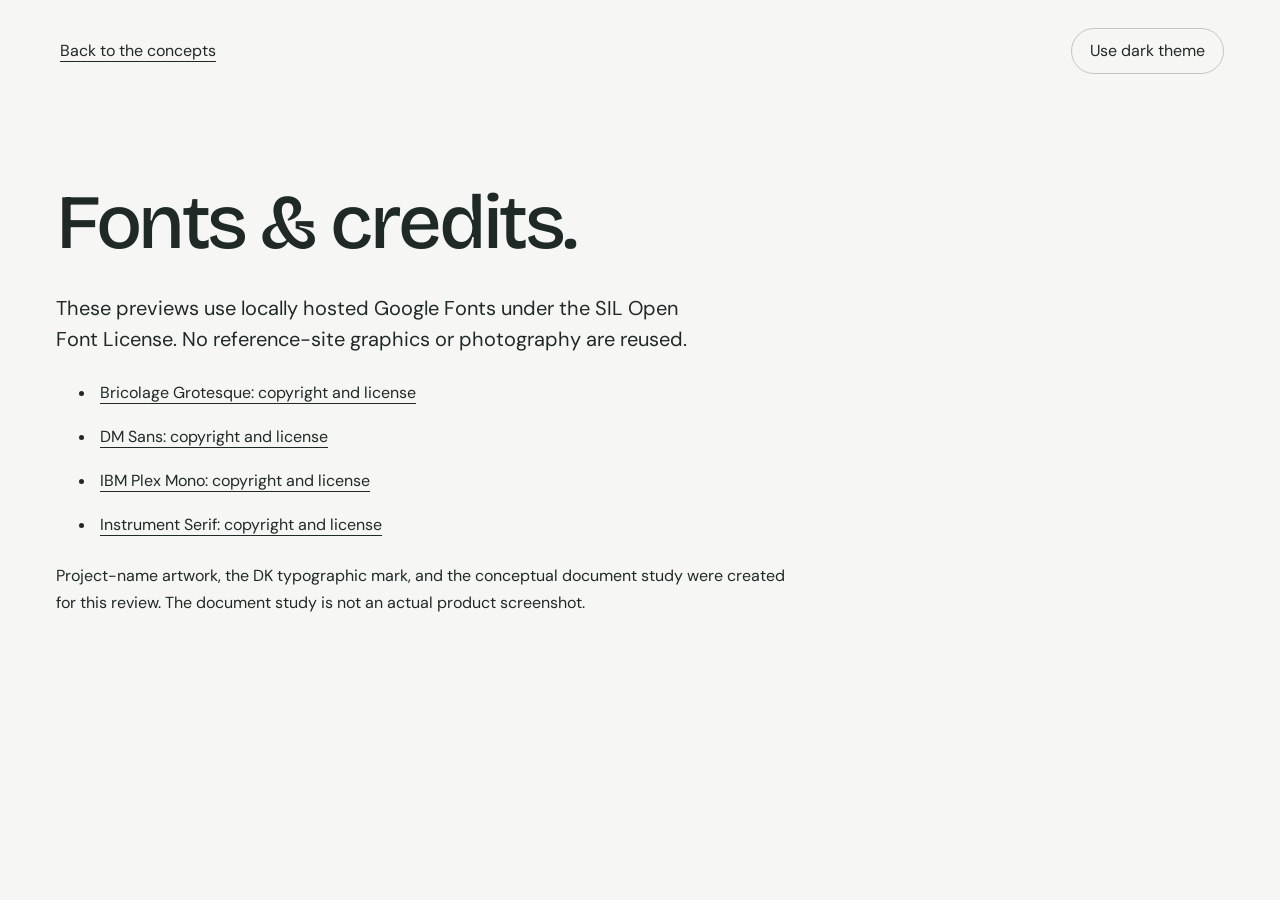
<file: project-docs/client-review/credits.html>
<!doctype html>
<html lang="en" data-theme="light"><head><meta charset="utf-8"><meta name="viewport" content="width=device-width, initial-scale=1"><meta name="robots" content="noindex,nofollow"><meta name="description" content="Fresh Gate 2 portfolio design concept for Devansh Khetwani."><title>Font credits — Portfolio review</title><link rel="stylesheet" href="./assets/fonts/fonts.css"><link rel="stylesheet" href="./assets/review.css"><style>:root{--bg:#F6F7F4;--surface:#FFFFFF;--soft:#E1E8DF;--text:#1F2926;--muted:#53605A;--accent:#702B4A;--onAccent:#FFFFFF;--line:#BEC8C1;--display:'Bricolage Grotesque';color-scheme:light}[data-theme="dark"]{--bg:#19231F;--surface:#24312B;--soft:#304037;--text:#F3F6F0;--muted:#B7C6BB;--accent:#F0B4CC;--onAccent:#351725;--line:#53665A;color-scheme:dark}</style><script src="./assets/review.js" defer></script></head><body class="review-hub"><a class="skip" href="#main">Skip to content</a><header class="nav wrap"><a class="text-link" href="gate-2-design-theory/index.html">Back to the concepts</a><button class="theme-toggle" type="button" aria-pressed="false">Use dark theme</button></header><main class="wrap" id="main"><section class="hub-header"><h1>Fonts &amp; credits.</h1><p class="intro">These previews use locally hosted Google Fonts under the SIL Open Font License. No reference-site graphics or photography are reused.</p><ul><li><a class="text-link" href="assets/fonts/BricolageGrotesque-OFL.txt">Bricolage Grotesque: copyright and license</a></li><li><a class="text-link" href="assets/fonts/DMSans-OFL.txt">DM Sans: copyright and license</a></li><li><a class="text-link" href="assets/fonts/IBMPlexMono-OFL.txt">IBM Plex Mono: copyright and license</a></li><li><a class="text-link" href="assets/fonts/InstrumentSerif-OFL.txt">Instrument Serif: copyright and license</a></li></ul><p>Project-name artwork, the DK typographic mark, and the conceptual document study were created for this review. The document study is not an actual product screenshot.</p></section></main></body></html>
</file>
<file: project-docs/client-review/assets/fonts/fonts.css>
@font-face {
  font-family: 'Bricolage Grotesque';
  font-style: normal;
  font-weight: 400;
  font-stretch: 100%;
  font-display: swap;
  src: url(BricolageGrotesque-1.woff2) format('woff2');
  unicode-range: U+0000-00FF, U+0131, U+0152-0153, U+02BB-02BC, U+02C6, U+02DA, U+02DC, U+0304, U+0308, U+0329, U+2000-206F, U+20AC, U+2122, U+2191, U+2193, U+2212, U+2215, U+FEFF, U+FFFD;
}
@font-face {
  font-family: 'Bricolage Grotesque';
  font-style: normal;
  font-weight: 500;
  font-stretch: 100%;
  font-display: swap;
  src: url(BricolageGrotesque-1.woff2) format('woff2');
  unicode-range: U+0000-00FF, U+0131, U+0152-0153, U+02BB-02BC, U+02C6, U+02DA, U+02DC, U+0304, U+0308, U+0329, U+2000-206F, U+20AC, U+2122, U+2191, U+2193, U+2212, U+2215, U+FEFF, U+FFFD;
}
@font-face {
  font-family: 'Bricolage Grotesque';
  font-style: normal;
  font-weight: 600;
  font-stretch: 100%;
  font-display: swap;
  src: url(BricolageGrotesque-1.woff2) format('woff2');
  unicode-range: U+0000-00FF, U+0131, U+0152-0153, U+02BB-02BC, U+02C6, U+02DA, U+02DC, U+0304, U+0308, U+0329, U+2000-206F, U+20AC, U+2122, U+2191, U+2193, U+2212, U+2215, U+FEFF, U+FFFD;
}
@font-face {
  font-family: 'Bricolage Grotesque';
  font-style: normal;
  font-weight: 700;
  font-stretch: 100%;
  font-display: swap;
  src: url(BricolageGrotesque-1.woff2) format('woff2');
  unicode-range: U+0000-00FF, U+0131, U+0152-0153, U+02BB-02BC, U+02C6, U+02DA, U+02DC, U+0304, U+0308, U+0329, U+2000-206F, U+20AC, U+2122, U+2191, U+2193, U+2212, U+2215, U+FEFF, U+FFFD;
}
@font-face {
  font-family: 'DM Sans';
  font-style: normal;
  font-weight: 400;
  font-display: swap;
  src: url(DMSans-1.woff2) format('woff2');
  unicode-range: U+0000-00FF, U+0131, U+0152-0153, U+02BB-02BC, U+02C6, U+02DA, U+02DC, U+0304, U+0308, U+0329, U+2000-206F, U+20AC, U+2122, U+2191, U+2193, U+2212, U+2215, U+FEFF, U+FFFD;
}
@font-face {
  font-family: 'DM Sans';
  font-style: normal;
  font-weight: 500;
  font-display: swap;
  src: url(DMSans-1.woff2) format('woff2');
  unicode-range: U+0000-00FF, U+0131, U+0152-0153, U+02BB-02BC, U+02C6, U+02DA, U+02DC, U+0304, U+0308, U+0329, U+2000-206F, U+20AC, U+2122, U+2191, U+2193, U+2212, U+2215, U+FEFF, U+FFFD;
}
@font-face {
  font-family: 'DM Sans';
  font-style: normal;
  font-weight: 600;
  font-display: swap;
  src: url(DMSans-1.woff2) format('woff2');
  unicode-range: U+0000-00FF, U+0131, U+0152-0153, U+02BB-02BC, U+02C6, U+02DA, U+02DC, U+0304, U+0308, U+0329, U+2000-206F, U+20AC, U+2122, U+2191, U+2193, U+2212, U+2215, U+FEFF, U+FFFD;
}
@font-face {
  font-family: 'DM Sans';
  font-style: normal;
  font-weight: 700;
  font-display: swap;
  src: url(DMSans-1.woff2) format('woff2');
  unicode-range: U+0000-00FF, U+0131, U+0152-0153, U+02BB-02BC, U+02C6, U+02DA, U+02DC, U+0304, U+0308, U+0329, U+2000-206F, U+20AC, U+2122, U+2191, U+2193, U+2212, U+2215, U+FEFF, U+FFFD;
}
@font-face {
  font-family: 'IBM Plex Mono';
  font-style: normal;
  font-weight: 400;
  font-display: swap;
  src: url(IBMPlexMono-1.woff2) format('woff2');
  unicode-range: U+0000-00FF, U+0131, U+0152-0153, U+02BB-02BC, U+02C6, U+02DA, U+02DC, U+0304, U+0308, U+0329, U+2000-206F, U+20AC, U+2122, U+2191, U+2193, U+2212, U+2215, U+FEFF, U+FFFD;
}
@font-face {
  font-family: 'IBM Plex Mono';
  font-style: normal;
  font-weight: 500;
  font-display: swap;
  src: url(IBMPlexMono-2.woff2) format('woff2');
  unicode-range: U+0000-00FF, U+0131, U+0152-0153, U+02BB-02BC, U+02C6, U+02DA, U+02DC, U+0304, U+0308, U+0329, U+2000-206F, U+20AC, U+2122, U+2191, U+2193, U+2212, U+2215, U+FEFF, U+FFFD;
}
@font-face {
  font-family: 'Instrument Serif';
  font-style: normal;
  font-weight: 400;
  font-display: swap;
  src: url(InstrumentSerif-1.woff2) format('woff2');
  unicode-range: U+0000-00FF, U+0131, U+0152-0153, U+02BB-02BC, U+02C6, U+02DA, U+02DC, U+0304, U+0308, U+0329, U+2000-206F, U+20AC, U+2122, U+2191, U+2193, U+2212, U+2215, U+FEFF, U+FFFD;
}
</file>
<file: project-docs/client-review/assets/reference.css>
*{box-sizing:border-box}html{scroll-behavior:smooth;scroll-padding-top:24px}body{margin:0;background:var(--bg);color:var(--text);font:16px/1.65 'DM Sans',sans-serif}h1,h2,h3,p,figure{margin:0}h1,h2,h3{font-weight:500;letter-spacing:-.035em;line-height:1.2}h1{font-size:38px}h2{font-size:20px}h3{font-size:17px}a{color:inherit;text-underline-offset:5px}button,textarea{font:inherit}button{cursor:pointer;color:inherit}a:focus-visible,button:focus-visible,summary:focus-visible,textarea:focus-visible{outline:2px solid var(--accent);outline-offset:5px}button{min-height:44px;border:1px solid var(--line);border-radius:30px;padding:8px 16px;background:var(--surface)}button:hover{background:var(--soft)}.skip{position:fixed;top:-100px;left:16px;z-index:50;background:var(--surface);padding:12px}.skip:focus{top:12px}.review-bar{font-size:12px;display:flex;justify-content:space-between;align-items:center;gap:16px;padding:8px 24px;border-bottom:1px solid var(--line);color:var(--muted);background:var(--surface)}.review-bar a{display:inline-flex;align-items:center;min-height:44px}.mono{font:12px/1.6 'IBM Plex Mono',monospace}.muted,.section-label{color:var(--muted)}.section-label{font-size:13px;font-weight:400;letter-spacing:0}.compact{width:min(560px,calc(100% - 40px));margin:auto}.identity-row{display:flex;align-items:center;justify-content:space-between;gap:24px}.identity{display:flex;align-items:center;gap:16px;text-decoration:none;line-height:1.35}.identity strong{font-size:15px;font-weight:500}.identity small{display:block;font-size:13px;color:var(--muted);margin-top:3px}.monogram{width:44px;height:52px;display:grid;place-items:center;flex:none}.monogram svg{width:32px;height:48px}.byline{font-size:13px;color:var(--muted)}.intro{font-size:22px;line-height:1.5;letter-spacing:-.035em}.intro a{color:var(--accent)}.section{margin-top:64px}.section>h2{margin-bottom:24px}.links{display:flex;flex-wrap:wrap;gap:24px;margin-top:24px}.links a{min-height:44px;display:inline-flex;align-items:center;font-size:14px}.quiet-link{color:var(--accent)}.status{font-size:12px;color:var(--muted);display:inline-flex;align-items:center;gap:7px}.status:before{content:'';width:5px;height:5px;border-radius:50%;background:var(--accent)}.work-list{display:grid;gap:0}.work-item{padding:24px 0;border-bottom:1px solid var(--line)}.work-head{display:flex;justify-content:space-between;align-items:baseline;gap:20px}.work-item p{font-size:16px;color:var(--muted);margin-top:12px}.work-item time{font-size:12px;color:var(--muted);white-space:nowrap}.work-item .role{font-size:13px;color:var(--muted);margin-top:3px}.project-detail{margin-top:10px}.project-detail summary{min-height:44px;display:list-item;cursor:pointer;font-size:13px;color:var(--accent);padding:10px 0}.project-detail p{margin:4px 0 12px;font-size:16px}.tags{display:flex;gap:12px;flex-wrap:wrap;font-size:11px;font-family:'IBM Plex Mono';color:var(--muted);margin-top:16px}.timeline{list-style:none;padding:0;margin:0}.timeline li{padding:20px 0;display:grid;grid-template-columns:106px 1fr;gap:20px}.timeline time,.timeline .date{font-size:12px;color:var(--muted)}.timeline p{font-size:16px;color:var(--muted);margin-top:8px}.timeline strong{font-size:16px;font-weight:500}.writing article{padding:22px 0;border-top:1px solid var(--line)}.writing h3{font-size:17px;line-height:1.45;letter-spacing:-.02em}.writing .draft{font-size:11px;color:var(--muted);margin-top:6px}.writing p{font-size:16px;color:var(--muted);margin-top:10px}.contact{margin:64px 0 0;padding-top:32px;border-top:1px solid var(--line)}.contact h2{font-size:22px}.contact p{margin-top:16px;color:var(--muted)}.contact a{overflow-wrap:anywhere}.footer{padding:44px 0 48px;display:flex;justify-content:space-between;gap:20px;font-size:12px;color:var(--muted)}.footer a{min-height:44px;display:inline-flex;align-items:center}.footer nav{display:flex;gap:16px}.footer span{padding-top:12px}.app-icon{display:grid;place-items:center;width:76px;height:76px;border-radius:19px;box-shadow:inset 0 1px 1px #ffffff70,0 3px 5px #00000012;flex:none}.app-icon svg{width:40px;height:40px}.business-icon{background:#44644C;color:#FFFFFF}.campus-icon{background:#D2AE64;color:#322811}.pdf-icon{background:#B7C6E4;color:#223961}.agency-icon{background:#B68885;color:#321E24}.icon-stack{position:relative;width:130px;height:100px}.icon-stack .app-icon{position:absolute;width:64px;height:64px;top:12px;left:28px;transform:rotate(-12deg)}.icon-stack .app-icon:nth-child(2){left:64px;top:28px;transform:rotate(10deg)}.icon-stack .app-icon svg{width:32px;height:32px}.glyph-strip{display:flex;align-items:center;gap:20px}.review-panel{width:min(720px,calc(100% - 40px));margin:48px auto 64px;padding:28px;background:var(--surface);border:1px solid var(--line);border-radius:16px;font-size:14px}.review-panel h2{font-size:22px}.review-panel p{margin-top:16px}.review-panel .lead{font-size:16px;line-height:1.6}.review-panel>details>summary{cursor:pointer;font-size:15px;min-height:44px;padding:8px 0}.review-panel details[open]>summary{margin-bottom:16px}.swatches{display:flex;gap:16px;flex-wrap:wrap;margin:24px 0}.swatch{display:flex;align-items:center;gap:8px;font-size:11px}.swatch i{height:22px;width:22px;border:1px solid var(--muted);background:var(--swatch);border-radius:50%}.decision label{display:block;margin:24px 0 8px;font-size:14px}.decision textarea{width:100%;min-height:120px;resize:vertical;background:var(--bg);color:var(--text);border:1px solid var(--muted);border-radius:8px;padding:14px;font-size:16px}.decision .actions{display:flex;align-items:center;gap:20px;flex-wrap:wrap;margin-top:20px}.decision .copy-decision{background:var(--text);color:var(--bg);border:0}.copy-status{min-height:24px}.review-details p{font-size:14px}.preview-note{color:var(--muted);font-size:12px}
/* Maker's Desk: a compact profile opening into a quiet product shelf. */
.maker .profile{padding-top:60px}.maker .maker-title{display:flex;align-items:center;justify-content:space-between;gap:18px;margin:52px 0 44px;font-size:36px;font-weight:400;letter-spacing:-.05em;white-space:nowrap}.maker-title .rule{height:1px;background:var(--muted);opacity:.5;flex:1}.maker-title .serif{font-family:'Instrument Serif';font-size:42px;letter-spacing:-.02em}.maker .intro{font-size:22px}.maker .profile .links{margin-top:18px}.maker .shelf-heading{margin:44px 0 18px}.product-shelf{border-top:1px solid var(--line);border-bottom:1px solid var(--line);background-image:linear-gradient(to right,var(--line) 1px,transparent 1px);background-size:calc(100% / 12) 100%;margin-top:0;padding:40px 0 32px}.shelf-grid{display:grid;grid-template-columns:1fr 1fr;gap:28px}.shelf-group{text-decoration:none;display:block;text-align:center}.shelf-box{border:1px solid var(--shelf-border,var(--line));border-radius:42px;background:var(--soft);padding:30px 20px;display:flex;justify-content:center;align-items:center;min-height:166px}.shelf-caption{display:flex;justify-content:center;gap:12px;margin-top:16px;font-size:14px}.shelf-caption small{font-family:'IBM Plex Mono';color:var(--muted);font-size:11px;padding-top:3px}.shelf-group:hover .app-icon{transform:translateY(-4px)}.shelf-group .app-icon{transition:transform .18s ease}.maker .section{margin-top:48px}.maker .work-item{padding:20px 0}.maker .work-item:first-child{padding-top:0}.maker .timeline li{border-bottom:1px solid var(--line)}.maker .footer{padding-bottom:24px}
/* Engineering Notes: a narrow personal narrative, with quiet marginalia. */
.notebook{background-image:linear-gradient(to right,transparent calc(50% - 311px),var(--line) calc(50% - 311px),var(--line) calc(50% - 310px),transparent calc(50% - 310px),transparent calc(50% + 310px),var(--line) calc(50% + 310px),var(--line) calc(50% + 311px),transparent calc(50% + 311px))}.notebook .compact{width:min(580px,calc(100% - 48px))}.notebook .profile{padding-top:64px}.notebook .identity-art{position:relative;height:100px;width:160px;margin-left:-12px}.identity-art .small-paper{position:absolute;width:68px;height:82px;left:20px;top:10px;border-radius:8px;background:var(--soft);border:1px solid var(--line);transform:rotate(-13deg);padding:12px}.identity-art .small-paper:nth-child(2){transform:rotate(9deg);left:68px;top:17px;background:var(--surface)}.small-paper span{display:block;height:3px;background:var(--muted);margin-top:8px;opacity:.45}.small-paper b{font:24px 'Instrument Serif';color:var(--accent)}.notebook .identity-row{align-items:center;margin:8px 0 44px}.notebook .monogram{display:none}.notebook h1{font-size:24px;line-height:1.55;font-weight:400;letter-spacing:-.035em}.notebook .intro-sub{font-size:15px;color:var(--muted);margin-top:24px}.notebook .aside-note{position:absolute;left:calc(50% + 355px);top:275px;max-width:150px;font-size:12px;color:var(--muted)}.notebook .aside-note a{display:block;min-height:44px;padding-top:10px}.notebook .divider-study{height:76px;margin:36px 0 12px;display:flex;align-items:center;gap:0;position:relative}.divider-study span{height:1px;background:var(--line);flex:1}.divider-study svg{width:100px;height:64px;color:var(--accent)}.notebook .work-item{border-bottom:0;padding:28px 0}.notebook .work-head h3{font-size:16px}.notebook .work-item p{font-size:16px}.notebook .section{margin-top:40px}.notebook .section-label{margin-bottom:4px}.notebook .timeline{margin-top:12px}.notebook .timeline li{padding:24px 0}.notebook .footer{padding-bottom:24px}.notebook .review-panel{background:var(--surface)}
/* Personal Canvas: one centered personal introduction and a tactile navigation dock. */
.canvas-personal .canvas-stage{min-height:760px;min-height:calc(100svh - 62px);padding:28px 24px 40px;display:flex;flex-direction:column;align-items:center;justify-content:space-between}.canvas-controls{display:flex;align-items:center;gap:4px;border:1px solid var(--line);border-radius:30px;padding:0 6px;background:var(--surface)}.canvas-controls button{border:0;background:transparent;font-size:12px}.canvas-controls a{min-height:44px;padding:10px 16px;text-decoration:none;display:flex;align-items:center;font-size:12px;border-left:1px solid var(--line)}.canvas-intro{text-align:center;max-width:760px;padding:58px 0 48px}.personal-seal{width:94px;height:94px;border-radius:50%;display:grid;place-items:center;margin:0 auto 20px;background:var(--soft);border:1px solid var(--line)}.personal-seal svg{width:42px;height:58px}.canvas-intro .name{font-size:17px;margin-bottom:36px}.canvas-personal h1{font-size:52px;line-height:1.08;font-weight:400;letter-spacing:-.045em;max-width:18ch;margin:auto}.canvas-intro .intro-sub{font-size:16px;max-width:44ch;color:var(--muted);margin:24px auto 0}.dock{display:flex;gap:12px;align-items:center;padding:12px 16px;border-radius:24px;background:var(--surface);border:1px solid var(--line);box-shadow:0 12px 28px #0000000c}.dock a{display:flex;flex-direction:column;align-items:center;gap:6px;text-decoration:none;font-size:11px;color:var(--muted);min-width:58px}.dock .app-icon{width:54px;height:54px;border-radius:14px;transition:transform .2s ease}.dock .app-icon svg{width:28px;height:28px}.dock a:hover .app-icon{transform:translateY(-6px)}.dock-divider{width:1px;height:48px;background:var(--line);margin:0 4px}.mail-icon{background:#567D9C;color:#FFFFFF}.about-icon{background:#272C28;color:#FFFFFF}.writing-icon{background:#D4BA80;color:#372D18}.canvas-personal .below-canvas{width:min(760px,calc(100% - 40px));margin:auto}.canvas-personal .section{margin-top:72px}.canvas-personal .section>h2{font-size:25px;letter-spacing:-.035em}.canvas-project{display:grid;grid-template-columns:92px 1fr;gap:24px;padding:28px 0;border-bottom:1px solid var(--line)}.canvas-project .app-icon{width:68px;height:68px;border-radius:18px}.canvas-project p{margin-top:12px;color:var(--muted)}.canvas-project h3{font-size:20px}.canvas-project .status{margin-top:6px}.canvas-personal .about-grid{display:grid;grid-template-columns:1fr 1fr;gap:56px}.canvas-personal .about-grid>p{color:var(--muted)}.canvas-personal .timeline li{grid-template-columns:84px 1fr;gap:16px;padding:0 0 28px}.canvas-personal .timeline li p{font-size:14px}.canvas-personal .writing{display:grid;grid-template-columns:1fr 1fr;gap:24px}.canvas-personal .writing article{border-top:1px solid var(--line)}
@media(max-width:1050px){.notebook .aside-note{display:none}}
@media(max-width:700px){.review-bar{padding:6px 20px;gap:12px;flex-wrap:wrap}.review-bar span{font-size:11px}.identity-row{gap:12px}.identity-row button{font-size:11px;padding:8px 12px}.compact{width:calc(100% - 40px)}.maker .profile,.notebook .profile{padding-top:36px}.maker .maker-title{font-size:27px;gap:12px;margin:36px 0 32px}.maker-title .serif{font-size:34px}.maker .intro{font-size:20px}.maker .shelf-heading{margin-top:32px}.product-shelf{padding:28px 0 24px;background-size:25% 100%}.shelf-grid{gap:16px}.shelf-box{padding:22px 8px;min-height:130px;border-radius:28px}.shelf-box .app-icon{width:56px;height:56px;border-radius:14px}.shelf-box .app-icon svg{width:28px;height:28px}.icon-stack{width:100px;height:78px}.icon-stack .app-icon{left:9px;top:2px}.icon-stack .app-icon:nth-child(2){left:42px;top:20px}.shelf-caption{font-size:12px;gap:6px}.shelf-caption small{font-size:10px}.work-head{gap:12px;align-items:flex-start}.work-head h3{font-size:16px}.work-item time{font-size:11px}.timeline li{grid-template-columns:82px 1fr;gap:16px}.timeline time,.timeline .date{font-size:11px}.footer{flex-direction:column;gap:4px;padding:28px 0}.footer nav{gap:24px}.notebook{background-image:none}.notebook .compact{width:calc(100% - 40px)}.notebook h1{font-size:22px}.notebook .identity-row{margin-bottom:32px}.notebook .section{margin-top:28px}.notebook .work-item{padding:24px 0}.notebook .intro-sub{font-size:15px}.review-panel{padding:22px;margin:32px auto 48px}.canvas-personal .canvas-stage{min-height:740px;padding:24px 20px 32px}.canvas-personal h1{font-size:clamp(34px,8vw,46px);max-width:17ch}.canvas-intro{padding:44px 0 36px}.canvas-intro .name{margin-bottom:28px}.canvas-intro .intro-sub{font-size:16px}.dock{gap:7px;padding:10px;border-radius:20px}.dock a{min-width:48px;font-size:10px}.dock .app-icon{width:45px;height:45px;border-radius:12px}.dock .app-icon svg{width:25px;height:25px}.dock-divider{margin:0 1px}.canvas-project{grid-template-columns:56px 1fr;gap:20px;padding:24px 0}.canvas-project .app-icon{width:50px;height:50px;border-radius:14px}.canvas-project .app-icon svg{width:27px;height:27px}.canvas-project h3{font-size:18px}.canvas-personal .about-grid{grid-template-columns:1fr;gap:32px}.canvas-personal .writing{grid-template-columns:1fr;gap:0}.canvas-personal .section{margin-top:48px}}
@media(max-width:360px){.maker .maker-title{font-size:24px}.maker-title .serif{font-size:30px}.dock{gap:5px;padding:8px}.dock a{min-width:43px}.dock .app-icon{width:42px;height:44px}.identity strong{font-size:14px}.identity small{font-size:12px}.identity{gap:10px}.review-bar{column-gap:12px}.review-bar span{order:3;width:100%}}
@media(prefers-reduced-motion:reduce){html{scroll-behavior:auto}*,*:before,*:after{animation:none!important;transition:none!important}}
</file>
<file: project-docs/client-review/assets/review.css>
*{box-sizing:border-box}html{scroll-behavior:smooth;scroll-padding-top:24px}body{margin:0;background:var(--bg);color:var(--text);font-family:'DM Sans',sans-serif;font-size:16px;line-height:1.65}h1,h2,h3,p,figure{margin:0}h1,h2,h3{line-height:1.08;font-weight:500}h1,h2{font-family:var(--display,'Bricolage Grotesque'),sans-serif;letter-spacing:-.045em}h1{font-size:clamp(48px,6.8vw,100px)}h2{font-size:clamp(32px,4vw,54px)}h3{font-size:24px;letter-spacing:-.025em}p{max-width:68ch}p+p{margin-top:16px}a{color:inherit;text-underline-offset:5px}a:hover{text-decoration-thickness:2px}button,textarea{font:inherit}button,a,summary{-webkit-tap-highlight-color:transparent}button{cursor:pointer}button:focus-visible,a:focus-visible,summary:focus-visible,textarea:focus-visible{outline:3px solid var(--accent);outline-offset:5px}a,button{touch-action:manipulation}button{color:inherit;background:transparent;border:1px solid var(--line);border-radius:100px;padding:9px 18px;min-height:44px}button:hover{background:var(--soft)}[hidden]{display:none!important}.skip{position:fixed;left:16px;top:-100px;z-index:30;background:var(--surface);padding:12px}.skip:focus{top:12px}.wrap{width:min(1200px,calc(100% - 112px));margin:auto}.review-bar{padding:9px max(24px,calc((100vw - 1200px)/2));background:var(--surface);border-bottom:1px solid var(--line);display:flex;align-items:center;justify-content:space-between;gap:16px;font-size:13px}.review-bar a{display:inline-flex;align-items:center;min-height:44px}.review-bar span{color:var(--muted)}.nav{display:flex;align-items:center;justify-content:space-between;gap:24px;padding:28px 0}.identity{text-decoration:none;font-weight:600;display:flex;align-items:center;gap:14px;line-height:1.25}.mark{font-family:'Bricolage Grotesque',sans-serif;letter-spacing:-.12em;font-weight:700;display:grid;place-items:center;width:44px;height:44px;background:var(--text);color:var(--bg);border-radius:50%;padding-right:4px;font-size:20px}.nav-links{display:flex;align-items:center;gap:24px}.nav-links a{display:inline-flex;align-items:center;min-height:44px;text-decoration:none}.nav-links a:hover{text-decoration:underline}.mono{font-family:'IBM Plex Mono',monospace;font-size:12px;letter-spacing:-.02em}.muted{color:var(--muted)}.intro{font-size:20px;line-height:1.55;max-width:47ch}.actions{display:flex;align-items:center;flex-wrap:wrap;gap:12px;margin-top:32px}.btn{display:inline-flex;justify-content:center;align-items:center;gap:14px;min-height:48px;padding:12px 23px;border-radius:100px;background:var(--accent);color:var(--onAccent);font-weight:500;text-decoration:none;border:1px solid var(--accent)}.btn:hover{filter:brightness(.95)}.text-link{display:inline-flex;align-items:center;min-height:44px;padding:8px 4px}.section-head{display:flex;align-items:baseline;justify-content:space-between;gap:24px;margin-bottom:36px}.section-head p{color:var(--muted)}.section{padding:88px 0}.status{display:inline-flex;align-items:center;gap:8px;font-size:13px}.status:before{content:'';width:7px;height:7px;border-radius:50%;background:var(--accent);flex:none}.tags{display:flex;flex-wrap:wrap;gap:8px;margin-top:24px}.tags span{font-family:'IBM Plex Mono',monospace;font-size:12px;border:1px solid var(--line);padding:5px 10px;border-radius:4px}.detail{border-top:1px solid var(--line);margin-top:28px}.detail summary{cursor:pointer;padding:16px 0;min-height:48px;font-weight:500}.detail .detail-body{padding:0 0 24px}.detail .detail-body p{font-size:16px}.split{display:grid;grid-template-columns:1fr 1fr;gap:72px}.timeline{list-style:none;padding:0;margin:0}.timeline li{display:grid;grid-template-columns:120px 1fr;gap:24px;padding:20px 0;border-bottom:1px solid var(--line)}.timeline time{font-family:'IBM Plex Mono',monospace;font-size:12px;color:var(--muted)}.timeline strong{font-weight:500}.timeline p{font-size:16px;color:var(--muted);margin-top:4px}.writing-list{display:grid;gap:0;margin-top:32px}.writing-list article{padding:24px 0;border-top:1px solid var(--line)}.writing-list h3{font-size:23px;line-height:1.25}.writing-list p{color:var(--muted);font-size:16px;margin-top:10px}.writing-list .mono{display:block;margin-bottom:12px;color:var(--muted)}.contact{padding:80px 0 40px;border-top:1px solid var(--line)}.contact h2{max-width:17ch}.contact p{margin-top:24px}.email{overflow-wrap:anywhere}.footer{display:flex;flex-wrap:wrap;justify-content:space-between;gap:20px;padding:40px 0 24px;font-size:14px;color:var(--muted)}.footer-links{display:flex;gap:24px;flex-wrap:wrap}.footer a{display:inline-flex;align-items:center;min-height:44px}.review-panel{margin:48px auto 64px;padding:40px;background:var(--surface);border:1px solid var(--line);border-radius:18px}.review-panel h2{font-size:32px}.review-panel p{margin-top:20px}.review-panel .review-intro{display:grid;grid-template-columns:1fr 1fr;gap:48px}.review-panel .review-intro p{margin-top:0}.swatches{display:flex;flex-wrap:wrap;gap:16px;margin:28px 0}.swatch{display:flex;align-items:center;gap:8px;font-size:12px}.swatch i{width:28px;height:28px;border:1px solid var(--muted);border-radius:50%;background:var(--swatch)}.decision{margin-top:24px}.decision label{display:block;margin:20px 0 8px}.decision textarea{display:block;width:100%;resize:vertical;min-height:100px;padding:16px;color:var(--text);background:var(--bg);border:1px solid var(--muted);border-radius:8px;font-size:16px}.decision .copy-status{min-height:26px;margin-top:12px;font-size:14px}.review-panel summary{min-height:44px;cursor:pointer;padding:10px 0}.review-panel details p{font-size:16px}.paper-study{position:relative;isolation:isolate;min-height:300px;display:flex;justify-content:center;align-items:center;background:var(--soft);border-radius:16px;overflow:hidden;padding:32px}.paper{width:185px;min-height:230px;background:var(--surface);color:var(--text);padding:24px;box-shadow:0 16px 32px #00000012;transform:rotate(-8deg)}.paper.back{position:absolute;transform:rotate(12deg) translateX(36px);height:235px;z-index:-1}.paper .paper-title{font-size:22px;line-height:1.1;letter-spacing:-.04em;font-family:'Bricolage Grotesque',sans-serif}.paper-line{height:5px;background:var(--line);margin-top:14px;width:100%}.paper-line.short{width:65%}.paper-caption{font-size:12px;color:var(--muted);margin-top:10px}.brand-samples{display:flex;gap:20px;align-items:center;margin-top:20px}.brand-samples .wordmark{font-size:24px;font-family:var(--display);letter-spacing:-.04em}.brand-samples .sample-text{font-family:'IBM Plex Mono',monospace;font-size:12px}.preview-note{font-size:13px;color:var(--muted)}
/* Open Form: broad typography and a project-name composition. */
.open-form .hero{display:grid;grid-template-columns:1.5fr 1fr;gap:56px;align-items:center;padding:72px 0 88px}.open-form .hero h1{max-width:9ch}.open-form .hero .intro{margin-top:32px}.availability{display:flex;align-items:center;gap:10px;margin-bottom:28px;font-size:14px;color:var(--muted)}.availability:before{content:'';width:8px;height:8px;background:var(--accent);border-radius:50%}.project-composition{padding:24px;background:var(--soft);border-radius:110px 110px 20px 20px;display:grid;gap:14px;transform:rotate(3deg)}.composition-header{padding:16px 8px 12px;text-align:center}.name-tile{background:var(--surface);border-radius:12px;padding:28px 24px;display:flex;gap:24px;align-items:center}.name-tile .tile-letter{font-family:'Bricolage Grotesque';font-size:46px;line-height:1;min-width:48px}.name-tile p{font-size:16px;line-height:1.3}.name-tile small{display:block;color:var(--muted);font-size:12px;margin-top:8px}.name-tile:nth-child(3){margin-left:24px;background:var(--accent);color:var(--onAccent)}.name-tile:nth-child(3) small{color:inherit}.name-tile:nth-child(4){margin-right:20px}.open-form .work{border-top:1px solid var(--line)}.feature{background:var(--surface);border-radius:24px;padding:48px;display:grid;grid-template-columns:1.2fr 1fr;gap:56px;align-items:center}.feature h3{font-family:'Bricolage Grotesque';font-size:42px;margin:20px 0}.feature p{color:var(--muted)}.business-art{background:var(--soft);border-radius:16px;padding:32px;min-height:310px;display:flex;flex-direction:column;justify-content:space-between}.business-art .big-word{font-family:'Bricolage Grotesque';font-size:clamp(38px,4vw,60px);line-height:.98;letter-spacing:-.055em}.business-art .art-foot{display:flex;justify-content:space-between;align-items:end;gap:24px}.art-foot .round-glyph{width:64px;height:64px;display:grid;place-items:center;border:1px solid var(--text);border-radius:50%;font-size:28px}.supporting-work{display:grid;grid-template-columns:1fr 1fr;gap:48px;margin-top:48px}.supporting-work h3{font-size:30px;margin:18px 0}.supporting-work p{color:var(--muted)}.open-form .journey{background:var(--soft);padding:72px;border-radius:24px}.open-form .journey h2{max-width:10ch}.open-form .journey .intro{margin-top:28px}.open-form .writing-layout{display:grid;grid-template-columns:1fr 1.2fr;gap:72px}.open-form .writing-list{margin-top:0}
/* Working Index: desktop identity rail with one coherent document. */
.working-index .index-layout{display:grid;grid-template-columns:250px minmax(0,1fr);gap:80px;padding-top:56px}.index-rail{position:sticky;top:32px;align-self:start}.index-rail .identity{align-items:flex-start}.index-rail .role{font-size:14px;color:var(--muted);margin-top:18px}.rail-nav{display:flex;flex-direction:column;margin:36px 0;gap:4px}.rail-nav a{min-height:44px;display:flex;align-items:center;text-decoration:none}.rail-nav a:hover{text-decoration:underline}.rail-note{font-size:13px;color:var(--muted);max-width:25ch;margin-top:32px}.working-index h1{font-size:clamp(44px,5.7vw,78px);max-width:13ch}.index-hero{padding:12px 0 64px}.index-hero .intro{margin-top:28px}.index-hero .mono{margin-bottom:28px;color:var(--muted)}.working-index .section{padding:56px 0;border-top:1px solid var(--line)}.working-index h2{font-size:36px}.index-entry{border-top:1px solid var(--line)}.index-entry summary{cursor:pointer;list-style:none;display:grid;grid-template-columns:1fr auto;align-items:center;gap:24px;padding:25px 0;min-height:76px}.index-entry summary::-webkit-details-marker{display:none}.index-entry summary:after{content:'+';font-size:28px;font-weight:400}.index-entry[open] summary:after{content:'−'}.index-entry summary h3{font-size:24px}.index-entry summary .status{margin-top:9px;color:var(--muted)}.index-entry .entry-body{padding:0 0 28px}.entry-body p{color:var(--muted)}.pdf-feature{margin-top:40px;background:var(--surface);padding:32px;border-radius:12px;display:grid;grid-template-columns:1fr 1fr;gap:28px;align-items:center}.pdf-feature h3{font-size:30px}.pdf-feature p{margin-top:18px;color:var(--muted)}.pdf-feature .paper-study{min-height:280px;padding:24px}.working-index .timeline li{grid-template-columns:100px 1fr}.working-index .contact{padding-top:56px}.working-index .footer{font-size:13px}.working-index .review-panel{margin-top:72px}
/* Field Notes: a personal letter and generous journal spreads. */
.field-notes{--display:'Instrument Serif'}.field-notes h1,.field-notes h2{font-weight:400;letter-spacing:-.025em}.field-notes .identity{font-family:'Instrument Serif';font-size:26px;font-weight:400}.field-notes .mark{border-radius:4px}.field-notes .hero{padding:64px 0 80px;display:grid;grid-template-columns:1fr 210px;gap:64px;align-items:center}.field-notes h1{font-size:clamp(52px,7vw,102px);max-width:12ch}.field-notes .hero .intro{margin-top:32px;max-width:50ch}.journal-stamp{background:var(--soft);color:var(--text);border-radius:50% 50% 12px 12px;padding:56px 28px 32px;text-align:center;transform:rotate(5deg)}.journal-stamp .dk{font-family:'Instrument Serif';font-size:92px;line-height:1;letter-spacing:-.09em;padding-right:10px}.journal-stamp p{margin-top:28px;font-size:13px;line-height:1.6}.field-notes .letter-meta{display:flex;justify-content:space-between;gap:24px;padding-bottom:24px;border-bottom:1px solid var(--line);font-size:13px;color:var(--muted)}.journal-feature{display:grid;grid-template-columns:1.1fr 1fr;gap:64px;align-items:center}.journal-feature h2{font-size:64px}.journal-feature p{margin-top:24px;color:var(--muted)}.journal-feature figure{padding:32px;background:var(--surface);border-radius:10px;transform:rotate(-2deg)}.journal-feature .paper-study{background:var(--soft);min-height:330px}.journal-work{display:grid;grid-template-columns:1fr 1fr;gap:64px;margin-top:64px}.journal-work h3{font-family:'Instrument Serif';font-size:38px;margin:16px 0}.journal-work p{color:var(--muted)}.field-notes .journey{display:grid;grid-template-columns:1fr 1.4fr;gap:64px;border-top:1px solid var(--line)}.field-notes .journey h2{font-size:64px;max-width:8ch}.field-notes .journey .intro{margin-top:28px}.field-notes .writing-list{grid-template-columns:1fr 1fr 1fr;gap:32px}.field-notes .writing-list h3{font-family:'Instrument Serif';font-size:30px}.field-notes .contact{display:grid;grid-template-columns:1fr 1fr;gap:56px}.field-notes .contact h2{font-size:70px;max-width:9ch}.field-notes .contact .actions{margin-top:0}.field-notes .contact p{margin-top:20px}
/* Review hub. */
.hub-header{padding:80px 0 64px;max-width:860px}.hub-header h1{font-size:clamp(48px,6vw,80px);max-width:14ch}.hub-header .intro{margin-top:28px}.hub-header .mono{margin-bottom:24px;color:var(--muted)}.hub-grid{display:grid;grid-template-columns:repeat(3,minmax(0,1fr));gap:28px}.hub-card{display:flex;flex-direction:column}.hub-card .preview-image{display:block;overflow:hidden;border-radius:14px;background:var(--soft);border:1px solid var(--line);aspect-ratio:1.2}.hub-card img{width:100%;height:100%;object-fit:cover;object-position:top;display:block}.hub-card h2{font-size:32px;margin-top:24px}.hub-card p{font-size:16px;margin:16px 0 24px;color:var(--muted)}.hub-card .btn{align-self:flex-start;margin-top:auto}.hub-guide{margin:72px 0;padding:40px 0;border-top:1px solid var(--line);display:grid;grid-template-columns:1fr 1fr;gap:64px}.hub-guide h2{font-size:32px}.hub-guide p+p{margin-top:20px}.hub-footer{border-top:1px solid var(--line);padding:24px 0 48px;color:var(--muted);font-size:14px}
@media(max-width:1000px){.wrap{width:calc(100% - 64px)}.open-form .hero{gap:32px}.open-form .hero h1{font-size:72px}.project-composition{padding:16px}.name-tile{padding:22px 16px;gap:14px}.feature{padding:32px;gap:32px}.open-form .journey{padding:48px}.working-index .index-layout{grid-template-columns:200px minmax(0,1fr);gap:40px}.pdf-feature{grid-template-columns:1fr}.field-notes .hero{grid-template-columns:1fr 170px;gap:32px}.journal-stamp{padding:40px 20px 24px}.journal-feature{gap:40px}.journal-feature h2{font-size:52px}.hub-grid{gap:20px}.hub-card h2{font-size:28px}}
@media(max-width:760px){.wrap{width:calc(100% - 40px)}.review-bar{padding:8px 20px;gap:12px;flex-wrap:wrap}.review-bar span{font-size:12px}.nav{padding:20px 0;flex-wrap:wrap;gap:12px}.nav-links{gap:16px;flex-wrap:wrap;width:100%;justify-content:space-between;font-size:14px}.nav-links button{padding:8px 12px;font-size:13px}.identity{font-size:16px}.section{padding:56px 0}.section-head{align-items:flex-start;flex-direction:column;gap:12px;margin-bottom:28px}.intro{font-size:18px}.open-form .hero{grid-template-columns:1fr;padding:40px 0 56px;gap:48px}.open-form .hero h1{font-size:clamp(52px,13vw,80px);max-width:11ch}.project-composition{max-width:420px;width:90%;justify-self:center;transform:rotate(2deg);padding:20px}.name-tile{padding:22px}.name-tile .tile-letter{font-size:40px}.feature{grid-template-columns:1fr;padding:28px;gap:32px}.feature h3{font-size:36px}.business-art{min-height:260px}.business-art .big-word{font-size:52px}.supporting-work{grid-template-columns:1fr;gap:32px;margin-top:36px}.split,.open-form .writing-layout{grid-template-columns:1fr;gap:32px}.open-form .journey{padding:32px 24px;border-radius:16px}.open-form .journey h2{max-width:14ch}.timeline li{grid-template-columns:86px 1fr;gap:16px}.timeline time{font-size:11px}.contact{padding:56px 0 24px}.footer{gap:8px;flex-direction:column;padding-top:24px}.review-panel{padding:24px;margin:32px auto 40px}.review-panel .review-intro{grid-template-columns:1fr;gap:20px}.review-panel h2{font-size:28px}.working-index .index-layout{grid-template-columns:1fr;gap:32px;padding-top:24px}.index-rail{position:static}.index-rail .rail-nav{flex-direction:row;flex-wrap:wrap;gap:24px;margin:16px 0}.rail-note{display:none}.index-rail .role{margin-top:12px}.index-hero{padding:20px 0 40px}.working-index h1{font-size:clamp(44px,12vw,70px)}.index-hero .mono{margin-bottom:20px}.working-index .section{padding:40px 0}.pdf-feature{padding:24px;margin-top:28px;grid-template-columns:1fr}.working-index .timeline li{grid-template-columns:86px 1fr}.field-notes .hero{grid-template-columns:1fr;padding:40px 0 48px;gap:32px}.field-notes h1{font-size:clamp(58px,14vw,88px);max-width:12ch}.journal-stamp{display:none}.field-notes .identity{font-size:24px}.field-notes .letter-meta{font-size:12px;gap:16px;flex-wrap:wrap}.journal-feature{grid-template-columns:1fr;gap:32px}.journal-feature h2{font-size:52px}.journal-feature figure{padding:20px;transform:rotate(-1deg)}.journal-feature .paper-study{min-height:300px}.journal-work{grid-template-columns:1fr;gap:32px;margin-top:40px}.field-notes .journey{grid-template-columns:1fr;gap:32px}.field-notes .journey h2{font-size:52px;max-width:12ch}.field-notes .writing-list{grid-template-columns:1fr;gap:0}.field-notes .contact{grid-template-columns:1fr;gap:28px}.field-notes .contact h2{font-size:60px;max-width:12ch}.hub-header{padding:48px 0 40px}.hub-header h1{font-size:52px}.hub-grid{grid-template-columns:1fr;gap:48px}.hub-card .preview-image{aspect-ratio:1.3}.hub-guide{grid-template-columns:1fr;gap:24px;margin:48px 0}.hub-guide h2{font-size:30px}}
@media(prefers-reduced-motion:reduce){html{scroll-behavior:auto}*,*:before,*:after{animation:none!important;transition:none!important}}
@media print{.review-bar,.review-panel,.theme-toggle{display:none}body{background:white;color:black}.wrap{width:100%}.index-rail{position:static}details>*{display:block!important}}
</file>
